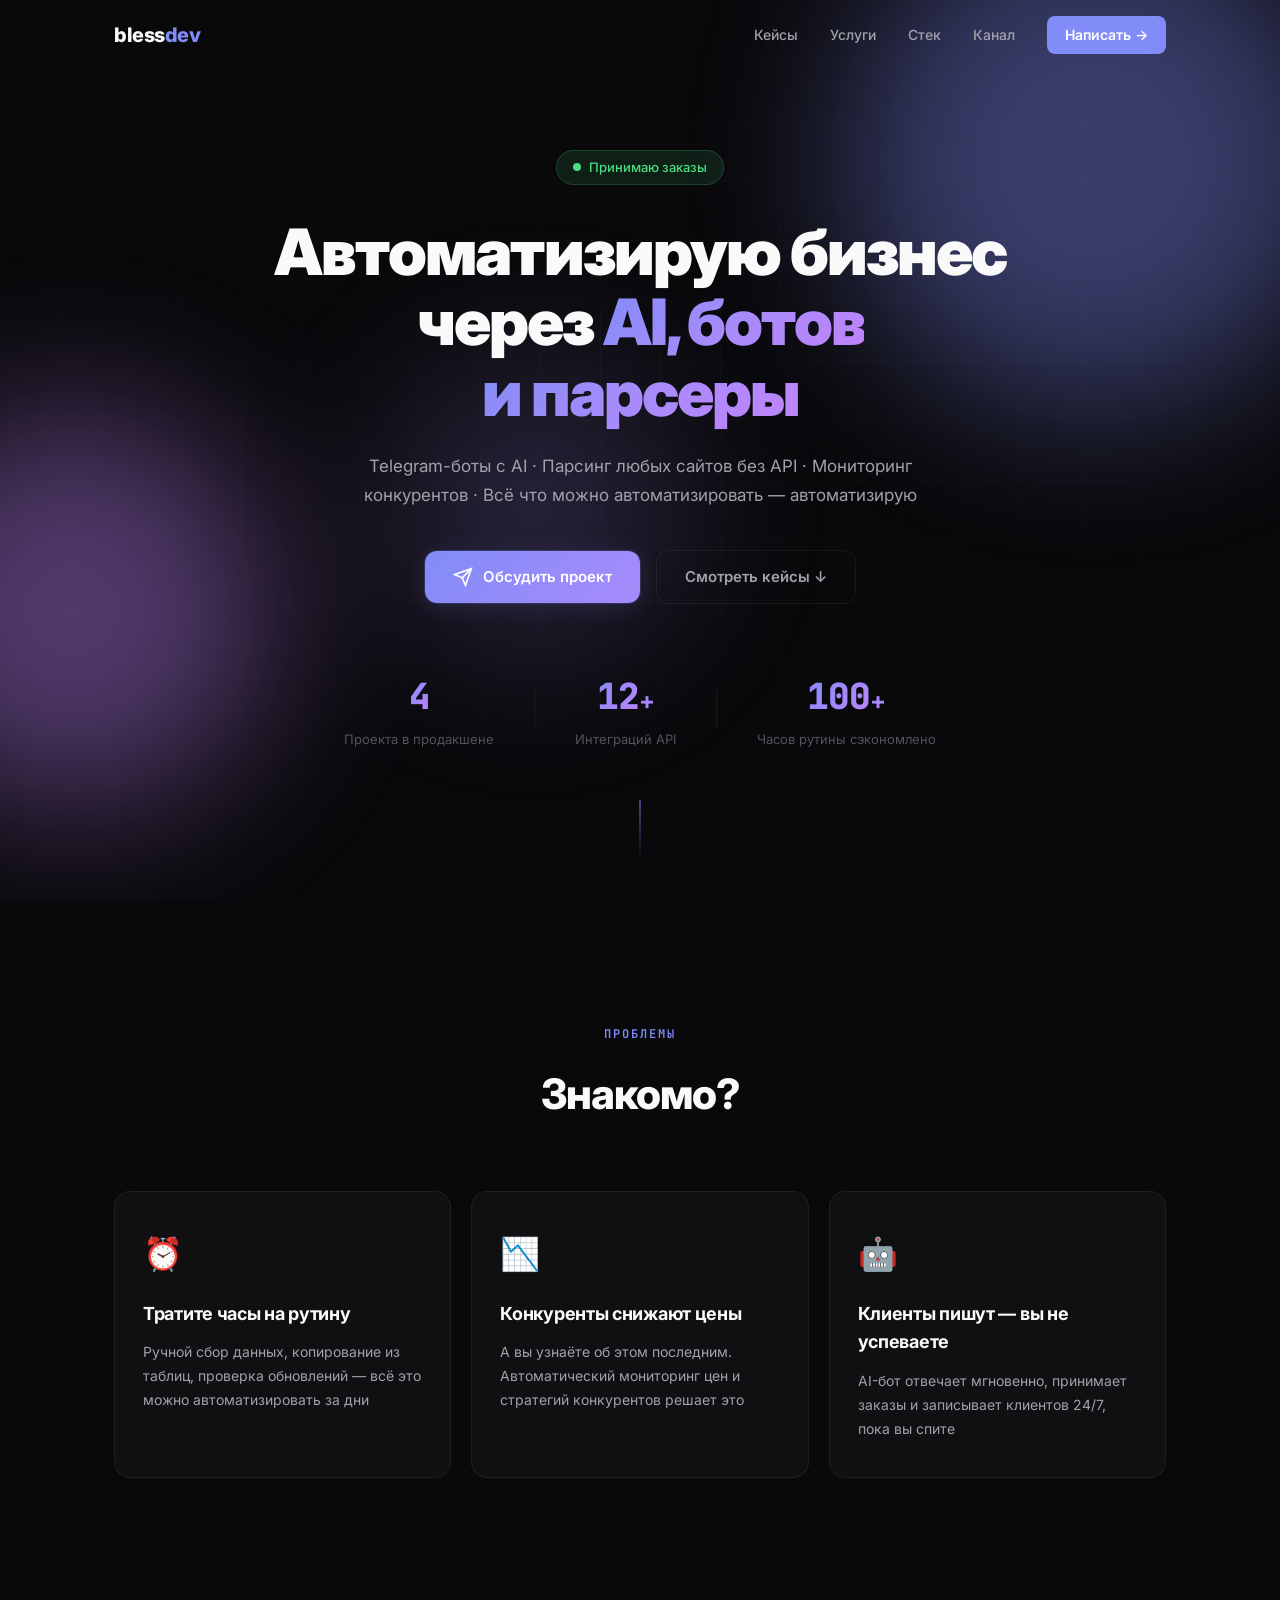
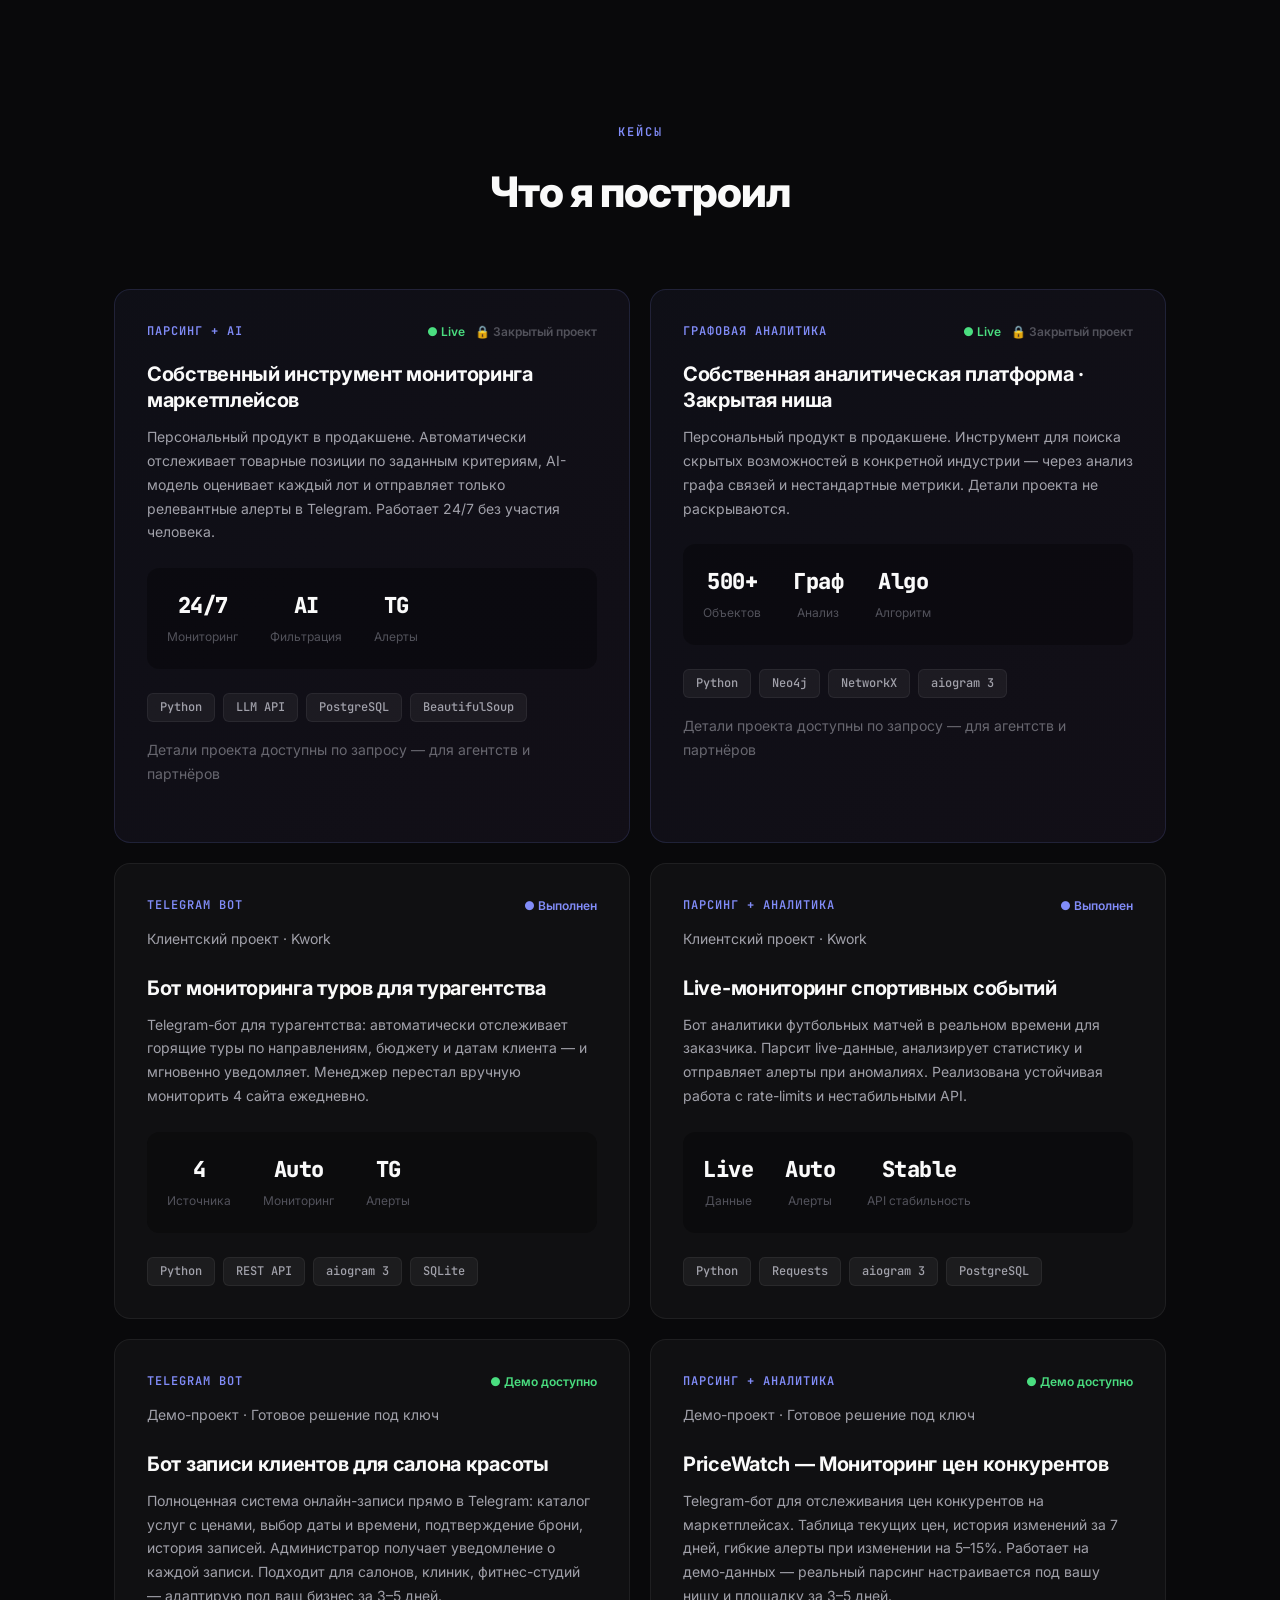
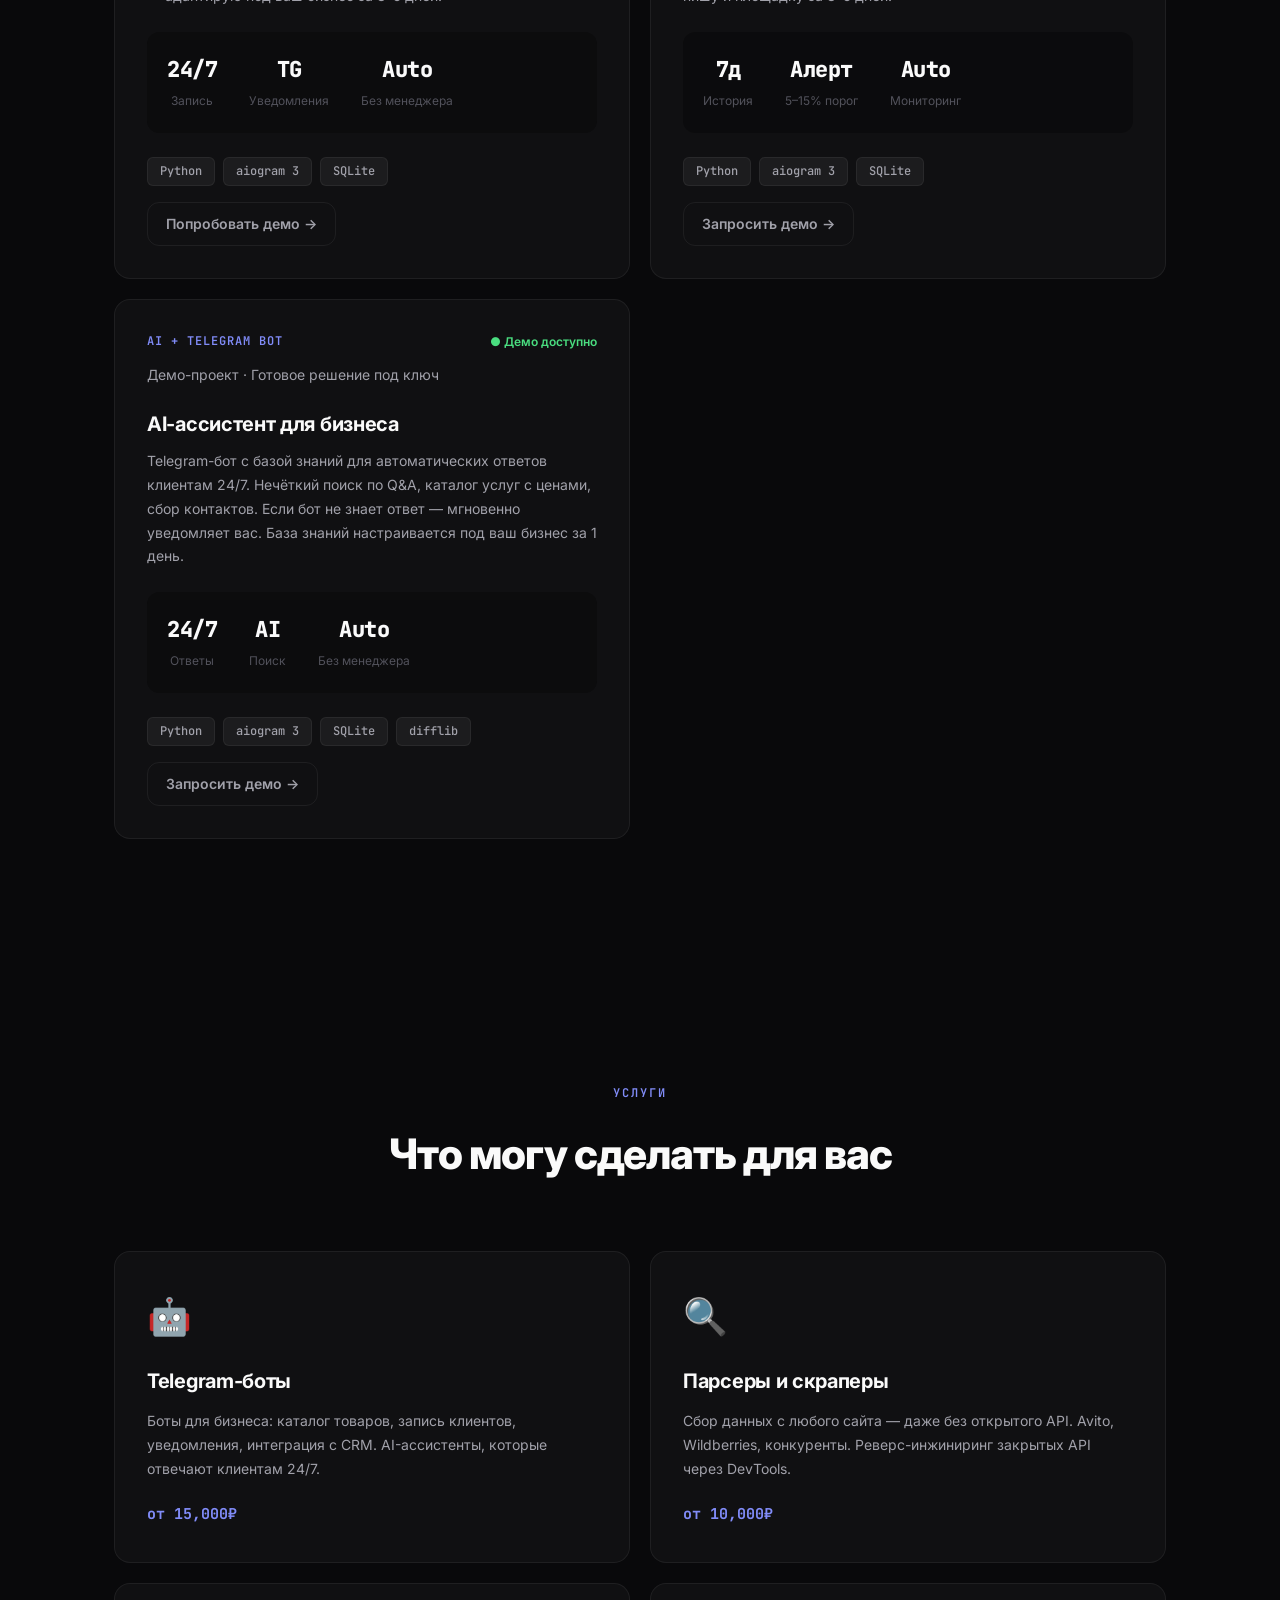
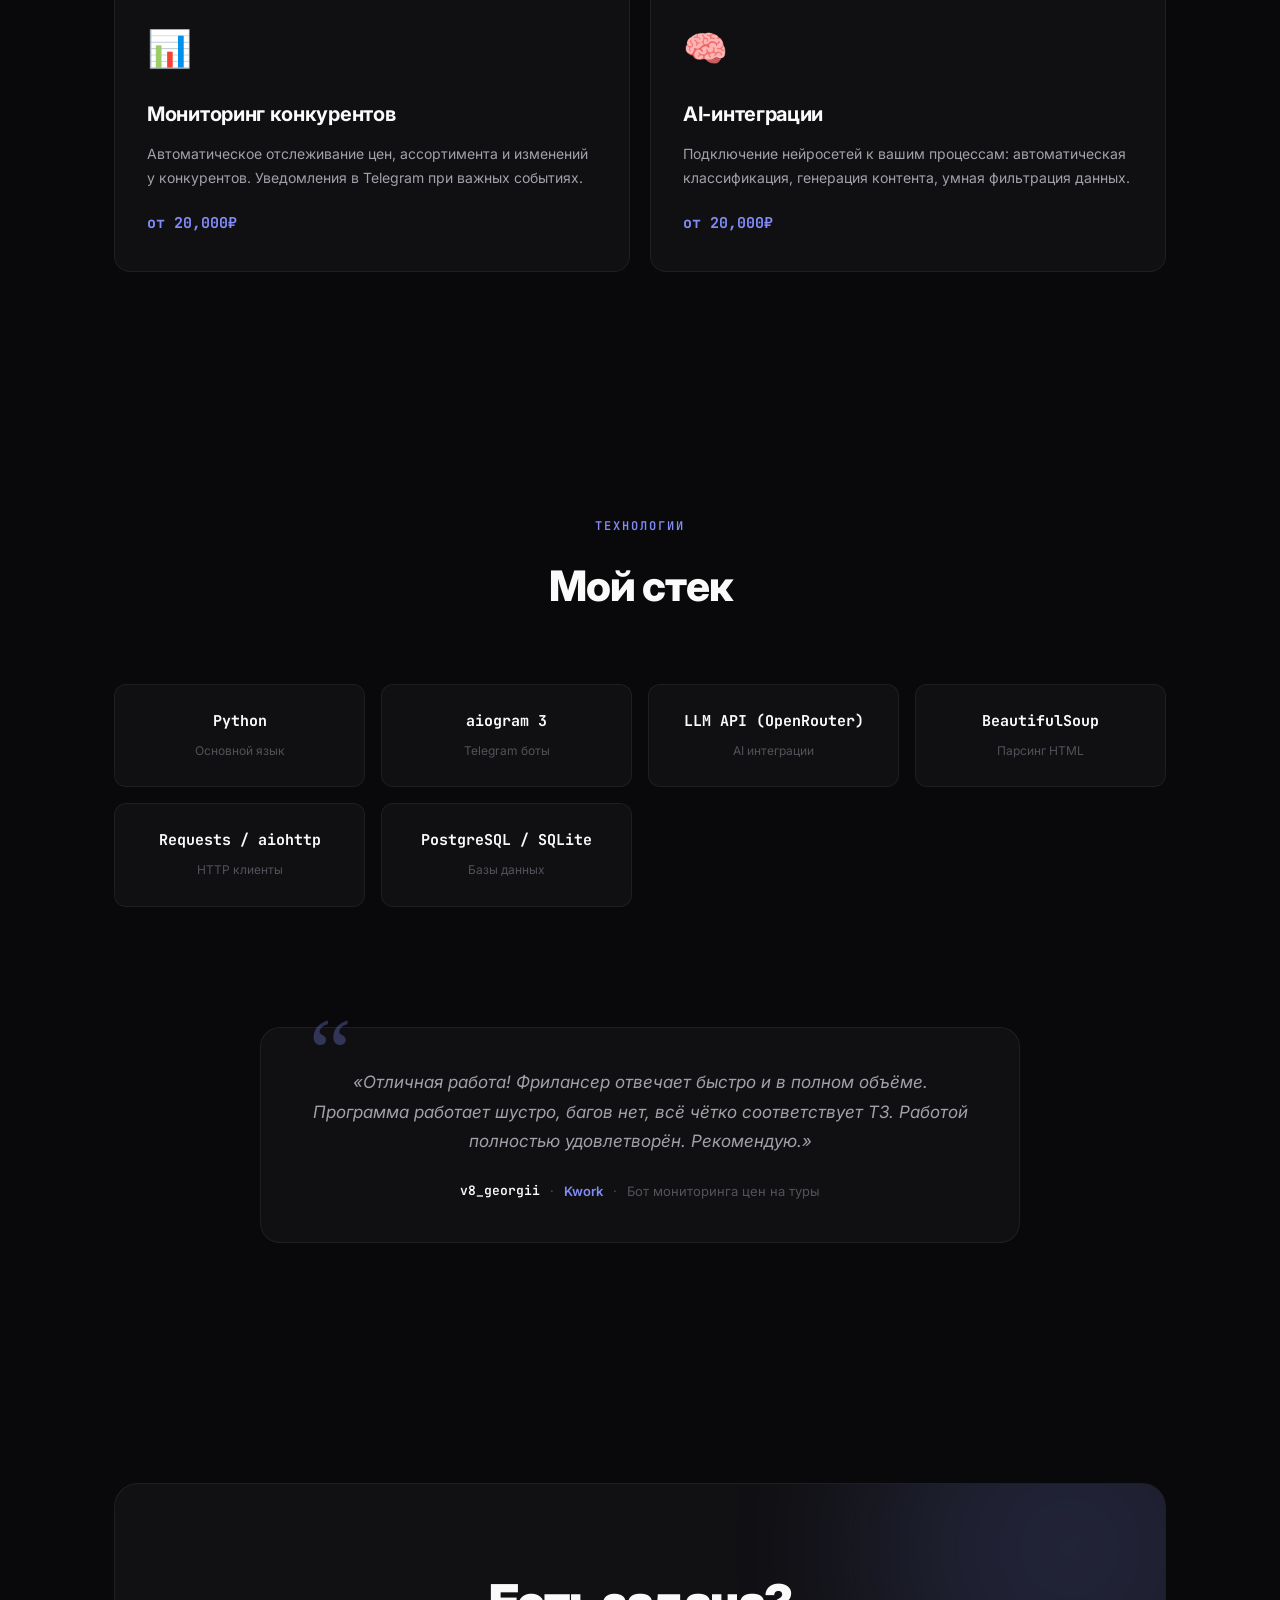
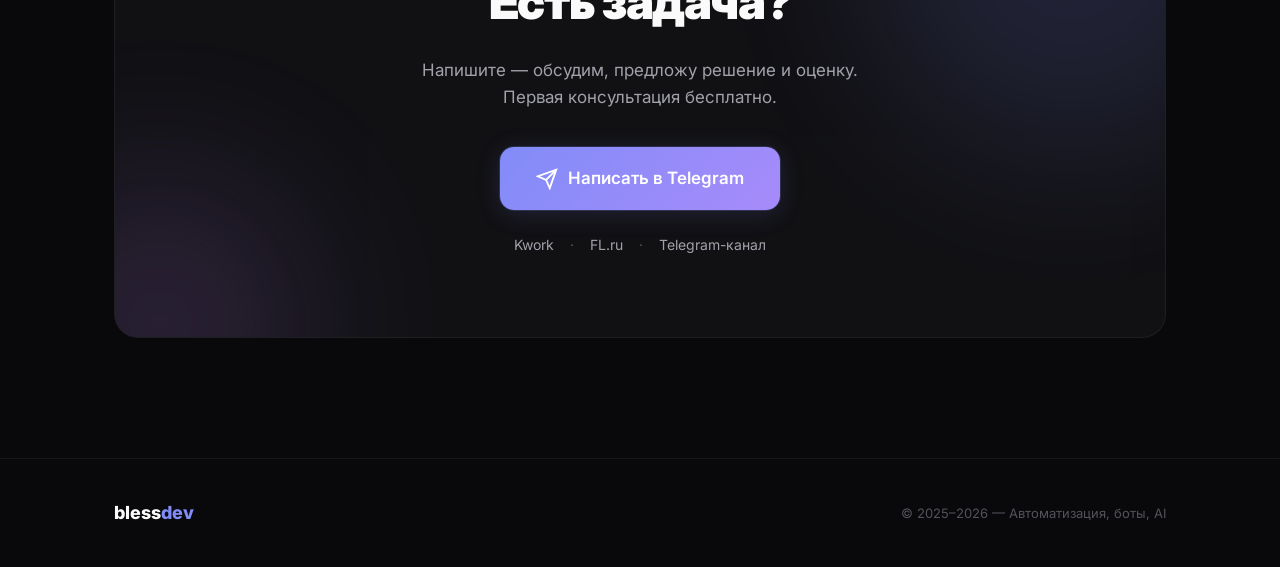
<file: index.html>
<!DOCTYPE html>
<html lang="ru">

<head>
    <meta charset="UTF-8">
    <meta name="viewport" content="width=device-width, initial-scale=1.0">
    <title>blessdev — Автоматизация бизнеса через AI, ботов и парсеры</title>
    <meta name="description"
        content="Разрабатываю Telegram-ботов, парсеры и AI-интеграции для бизнеса. Ваш конкурент уже автоматизировался — пора и вам.">

    <!-- Open Graph -->
    <meta property="og:title" content="blessdev — Автоматизация бизнеса через AI, ботов и парсеры">
    <meta property="og:description" content="Telegram-боты с AI · Парсинг любых сайтов · Мониторинг конкурентов. Всё что можно автоматизировать — автоматизирую.">
    <meta property="og:type" content="website">
    <meta property="og:locale" content="ru_RU">
    <!-- <meta property="og:image" content="https://yoursite.com/og-cover.png"> -->
    <!-- <meta property="og:url" content="https://yoursite.com"> -->

    <!-- Twitter Card -->
    <meta name="twitter:card" content="summary_large_image">
    <meta name="twitter:title" content="blessdev — Автоматизация бизнеса через AI">
    <meta name="twitter:description" content="Telegram-боты, парсеры, AI-интеграции для бизнеса.">

    <!-- Favicon — замени на свой файл -->
    <link rel="icon" type="image/svg+xml" href="data:image/svg+xml,<svg xmlns='http://www.w3.org/2000/svg' viewBox='0 0 100 100'><text y='.9em' font-size='90'>⚡</text></svg>">

    <link rel="preconnect" href="https://fonts.googleapis.com">
    <link rel="preconnect" href="https://fonts.gstatic.com" crossorigin>
    <link
        href="https://fonts.googleapis.com/css2?family=Inter:wght@400;500;600;700;800;900&family=JetBrains+Mono:wght@400;500&display=swap"
        rel="stylesheet">
    <link rel="stylesheet" href="style.css">
</head>

<body>
    <!-- Cursor glow -->
    <div class="cursor-glow" id="cursorGlow"></div>

    <!-- Nav overlay (mobile) -->
    <div class="nav-overlay" id="navOverlay"></div>

    <!-- Navigation -->
    <nav class="nav" id="nav">
        <div class="nav-container">
            <a href="#" class="nav-logo">bless<span>dev</span></a>
            <button class="burger" id="burger" aria-label="Меню">
                <span></span>
                <span></span>
                <span></span>
            </button>
            <div class="nav-links" id="navLinks">
                <a href="#cases">Кейсы</a>
                <a href="#services">Услуги</a>
                <a href="#stack">Стек</a>
                <a href="https://t.me/blessdev_channel" target="_blank">Канал</a>
                <a href="https://t.me/blessdev_off" target="_blank" class="nav-cta">Написать →</a>
            </div>
        </div>
    </nav>

    <!-- Hero -->
    <section class="hero" id="hero">
        <div class="hero-bg">
            <div class="grid-lines"></div>
            <div class="gradient-orb orb-1"></div>
            <div class="gradient-orb orb-2"></div>
            <div class="gradient-orb orb-3"></div>
        </div>
        <div class="hero-content">
            <div class="hero-badge">
                <span class="pulse"></span>
                Принимаю заказы
            </div>
            <h1>
                Автоматизирую бизнес<br>
                через <span class="gradient-text">AI, ботов</span><br>
                <span class="gradient-text">и парсеры</span>
            </h1>
            <p class="hero-sub">
                Telegram-боты с AI · Парсинг любых сайтов без API · Мониторинг конкурентов ·
                Всё что можно автоматизировать — автоматизирую
            </p>
            <div class="hero-actions">
                <a href="https://t.me/blessdev_off" target="_blank" class="btn btn-primary">
                    <svg width="20" height="20" viewBox="0 0 24 24" fill="none" stroke="currentColor" stroke-width="2">
                        <path d="M22 2L11 13" />
                        <path d="M22 2L15 22L11 13L2 9L22 2Z" />
                    </svg>
                    Обсудить проект
                </a>
                <a href="#cases" class="btn btn-ghost">Смотреть кейсы ↓</a>
            </div>
            <div class="hero-stats">
                <div class="stat">
                    <span class="stat-number" data-target="4">0</span>
                    <span class="stat-label">Проекта в продакшене</span>
                </div>
                <div class="stat-divider"></div>
                <div class="stat">
                    <span class="stat-number" data-target="12">0</span><span class="stat-suffix">+</span>
                    <span class="stat-label">Интеграций API</span>
                </div>
                <div class="stat-divider"></div>
                <div class="stat">
                    <span class="stat-number" data-target="100">0</span><span class="stat-suffix">+</span>
                    <span class="stat-label">Часов рутины сэкономлено</span>
                </div>
            </div>
        </div>
        <div class="scroll-indicator">
            <div class="scroll-line"></div>
        </div>
    </section>

    <!-- Problems -->
    <section class="problems" id="problems">
        <div class="container">
            <div class="section-header">
                <span class="section-tag">Проблемы</span>
                <h2>Знакомо?</h2>
            </div>
            <div class="problems-grid">
                <div class="problem-card" data-delay="0">
                    <div class="problem-icon">⏰</div>
                    <h3>Тратите часы на рутину</h3>
                    <p>Ручной сбор данных, копирование из таблиц, проверка обновлений — всё это можно автоматизировать
                        за дни</p>
                </div>
                <div class="problem-card" data-delay="100">
                    <div class="problem-icon">📉</div>
                    <h3>Конкуренты снижают цены</h3>
                    <p>А вы узнаёте об этом последним. Автоматический мониторинг цен и стратегий конкурентов решает это
                    </p>
                </div>
                <div class="problem-card" data-delay="200">
                    <div class="problem-icon">🤖</div>
                    <h3>Клиенты пишут — вы не успеваете</h3>
                    <p>AI-бот отвечает мгновенно, принимает заказы и записывает клиентов 24/7, пока вы спите</p>
                </div>
            </div>
        </div>
    </section>

    <!-- Cases -->
    <section class="cases" id="cases">
        <div class="container">
            <div class="section-header">
                <span class="section-tag">Кейсы</span>
                <h2>Что я построил</h2>
            </div>
            <div class="cases-grid">

                <!-- Case 1 -->
                <div class="case-card featured">
                    <div class="case-header">
                        <span class="case-tag">ПАРСИНГ + AI</span>
                        <div class="case-badges">
                            <span class="case-status live">● Live</span>
                            <span class="case-status locked">🔒 Закрытый проект</span>
                        </div>
                    </div>
                    <h3>Собственный инструмент мониторинга маркетплейсов</h3>
                    <p>Персональный продукт в продакшене. Автоматически отслеживает товарные позиции по заданным критериям, AI-модель оценивает каждый лот и отправляет только релевантные алерты в Telegram. Работает 24/7 без участия человека.</p>
                    <div class="case-metrics">
                        <div class="metric">
                            <span class="metric-value">24/7</span>
                            <span class="metric-label">Мониторинг</span>
                        </div>
                        <div class="metric">
                            <span class="metric-value">AI</span>
                            <span class="metric-label">Фильтрация</span>
                        </div>
                        <div class="metric">
                            <span class="metric-value">TG</span>
                            <span class="metric-label">Алерты</span>
                        </div>
                    </div>
                    <div class="case-stack">
                        <span>Python</span>
                        <span>LLM API</span>
                        <span>PostgreSQL</span>
                        <span>BeautifulSoup</span>
                    </div>
                    <p class="case-private-note">Детали проекта доступны по запросу — для агентств и партнёров</p>
                </div>

                <!-- Case 2 -->
                <div class="case-card featured">
                    <div class="case-header">
                        <span class="case-tag">ГРАФОВАЯ АНАЛИТИКА</span>
                        <div class="case-badges">
                            <span class="case-status live">● Live</span>
                            <span class="case-status locked">🔒 Закрытый проект</span>
                        </div>
                    </div>
                    <h3>Собственная аналитическая платформа · Закрытая ниша</h3>
                    <p>Персональный продукт в продакшене. Инструмент для поиска скрытых возможностей в конкретной индустрии — через анализ графа связей и нестандартные метрики. Детали проекта не раскрываются.</p>
                    <div class="case-metrics">
                        <div class="metric">
                            <span class="metric-value">500+</span>
                            <span class="metric-label">Объектов</span>
                        </div>
                        <div class="metric">
                            <span class="metric-value">Граф</span>
                            <span class="metric-label">Анализ</span>
                        </div>
                        <div class="metric">
                            <span class="metric-value">Algo</span>
                            <span class="metric-label">Алгоритм</span>
                        </div>
                    </div>
                    <div class="case-stack">
                        <span>Python</span>
                        <span>Neo4j</span>
                        <span>NetworkX</span>
                        <span>aiogram 3</span>
                    </div>
                    <p class="case-private-note">Детали проекта доступны по запросу — для агентств и партнёров</p>
                </div>

                <!-- Case 3 -->
                <div class="case-card">
                    <div class="case-header">
                        <span class="case-tag">TELEGRAM BOT</span>
                        <span class="case-status done">● Выполнен</span>
                    </div>
                    <p class="case-client">Клиентский проект · Kwork</p>
                    <h3>Бот мониторинга туров для турагентства</h3>
                    <p>Telegram-бот для турагентства: автоматически отслеживает горящие туры по направлениям, бюджету и датам клиента — и мгновенно уведомляет. Менеджер перестал вручную мониторить 4 сайта ежедневно.</p>
                    <div class="case-metrics">
                        <div class="metric">
                            <span class="metric-value">4</span>
                            <span class="metric-label">Источника</span>
                        </div>
                        <div class="metric">
                            <span class="metric-value">Auto</span>
                            <span class="metric-label">Мониторинг</span>
                        </div>
                        <div class="metric">
                            <span class="metric-value">TG</span>
                            <span class="metric-label">Алерты</span>
                        </div>
                    </div>
                    <div class="case-stack">
                        <span>Python</span>
                        <span>REST API</span>
                        <span>aiogram 3</span>
                        <span>SQLite</span>
                    </div>
                </div>

                <!-- Case 4 -->
                <div class="case-card">
                    <div class="case-header">
                        <span class="case-tag">ПАРСИНГ + АНАЛИТИКА</span>
                        <span class="case-status done">● Выполнен</span>
                    </div>
                    <p class="case-client">Клиентский проект · Kwork</p>
                    <h3>Live-мониторинг спортивных событий</h3>
                    <p>Бот аналитики футбольных матчей в реальном времени для заказчика. Парсит live-данные, анализирует статистику и отправляет алерты при аномалиях. Реализована устойчивая работа с rate-limits и нестабильными API.</p>
                    <div class="case-metrics">
                        <div class="metric">
                            <span class="metric-value">Live</span>
                            <span class="metric-label">Данные</span>
                        </div>
                        <div class="metric">
                            <span class="metric-value">Auto</span>
                            <span class="metric-label">Алерты</span>
                        </div>
                        <div class="metric">
                            <span class="metric-value">Stable</span>
                            <span class="metric-label">API стабильность</span>
                        </div>
                    </div>
                    <div class="case-stack">
                        <span>Python</span>
                        <span>Requests</span>
                        <span>aiogram 3</span>
                        <span>PostgreSQL</span>
                    </div>
                </div>

                <!-- Case 5 — Demo -->
                <div class="case-card">
                    <div class="case-header">
                        <span class="case-tag">TELEGRAM BOT</span>
                        <span class="case-status live">● Демо доступно</span>
                    </div>
                    <p class="case-client">Демо-проект · Готовое решение под ключ</p>
                    <h3>Бот записи клиентов для салона красоты</h3>
                    <p>Полноценная система онлайн-записи прямо в Telegram: каталог услуг с ценами, выбор даты и времени, подтверждение брони, история записей. Администратор получает уведомление о каждой записи. Подходит для салонов, клиник, фитнес-студий — адаптирую под ваш бизнес за 3–5 дней.</p>
                    <div class="case-metrics">
                        <div class="metric">
                            <span class="metric-value">24/7</span>
                            <span class="metric-label">Запись</span>
                        </div>
                        <div class="metric">
                            <span class="metric-value">TG</span>
                            <span class="metric-label">Уведомления</span>
                        </div>
                        <div class="metric">
                            <span class="metric-value">Auto</span>
                            <span class="metric-label">Без менеджера</span>
                        </div>
                    </div>
                    <div class="case-stack">
                        <span>Python</span>
                        <span>aiogram 3</span>
                        <span>SQLite</span>
                    </div>
                    <a href="https://t.me/salon_krasotulek_bot" target="_blank" class="btn btn-ghost btn-demo">Попробовать демо →</a>
                </div>

                <!-- Case 6 — PriceWatch -->
                <div class="case-card">
                    <div class="case-header">
                        <span class="case-tag">ПАРСИНГ + АНАЛИТИКА</span>
                        <span class="case-status live">● Демо доступно</span>
                    </div>
                    <p class="case-client">Демо-проект · Готовое решение под ключ</p>
                    <h3>PriceWatch — Мониторинг цен конкурентов</h3>
                    <p>Telegram-бот для отслеживания цен конкурентов на маркетплейсах. Таблица текущих цен, история изменений за 7 дней, гибкие алерты при изменении на 5–15%. Работает на демо-данных — реальный парсинг настраивается под вашу нишу и площадку за 3–5 дней.</p>
                    <div class="case-metrics">
                        <div class="metric">
                            <span class="metric-value">7д</span>
                            <span class="metric-label">История</span>
                        </div>
                        <div class="metric">
                            <span class="metric-value">Алерт</span>
                            <span class="metric-label">5–15% порог</span>
                        </div>
                        <div class="metric">
                            <span class="metric-value">Auto</span>
                            <span class="metric-label">Мониторинг</span>
                        </div>
                    </div>
                    <div class="case-stack">
                        <span>Python</span>
                        <span>aiogram 3</span>
                        <span>SQLite</span>
                    </div>
                    <a href="https://t.me/blessdev_off" target="_blank" class="btn btn-ghost btn-demo">Запросить демо →</a>
                </div>

                <!-- Case 7 — AI-ассистент -->
                <div class="case-card">
                    <div class="case-header">
                        <span class="case-tag">AI + TELEGRAM BOT</span>
                        <span class="case-status live">● Демо доступно</span>
                    </div>
                    <p class="case-client">Демо-проект · Готовое решение под ключ</p>
                    <h3>AI-ассистент для бизнеса</h3>
                    <p>Telegram-бот с базой знаний для автоматических ответов клиентам 24/7. Нечёткий поиск по Q&A, каталог услуг с ценами, сбор контактов. Если бот не знает ответ — мгновенно уведомляет вас. База знаний настраивается под ваш бизнес за 1 день.</p>
                    <div class="case-metrics">
                        <div class="metric">
                            <span class="metric-value">24/7</span>
                            <span class="metric-label">Ответы</span>
                        </div>
                        <div class="metric">
                            <span class="metric-value">AI</span>
                            <span class="metric-label">Поиск</span>
                        </div>
                        <div class="metric">
                            <span class="metric-value">Auto</span>
                            <span class="metric-label">Без менеджера</span>
                        </div>
                    </div>
                    <div class="case-stack">
                        <span>Python</span>
                        <span>aiogram 3</span>
                        <span>SQLite</span>
                        <span>difflib</span>
                    </div>
                    <a href="https://t.me/blessdev_off" target="_blank" class="btn btn-ghost btn-demo">Запросить демо →</a>
                </div>

            </div>
        </div>
    </section>

    <!-- Services -->
    <section class="services" id="services">
        <div class="container">
            <div class="section-header">
                <span class="section-tag">Услуги</span>
                <h2>Что могу сделать для вас</h2>
            </div>
            <div class="services-grid">
                <div class="service-card">
                    <div class="service-icon">🤖</div>
                    <h3>Telegram-боты</h3>
                    <p>Боты для бизнеса: каталог товаров, запись клиентов, уведомления, интеграция с CRM. AI-ассистенты,
                        которые отвечают клиентам 24/7.</p>
                    <span class="service-price">от 15,000₽</span>
                </div>
                <div class="service-card">
                    <div class="service-icon">🔍</div>
                    <h3>Парсеры и скраперы</h3>
                    <p>Сбор данных с любого сайта — даже без открытого API. Avito, Wildberries, конкуренты.
                        Реверс-инжиниринг закрытых API через DevTools.</p>
                    <span class="service-price">от 10,000₽</span>
                </div>
                <div class="service-card">
                    <div class="service-icon">📊</div>
                    <h3>Мониторинг конкурентов</h3>
                    <p>Автоматическое отслеживание цен, ассортимента и изменений у конкурентов. Уведомления в Telegram
                        при важных событиях.</p>
                    <span class="service-price">от 20,000₽</span>
                </div>
                <div class="service-card">
                    <div class="service-icon">🧠</div>
                    <h3>AI-интеграции</h3>
                    <p>Подключение нейросетей к вашим процессам: автоматическая классификация, генерация контента, умная
                        фильтрация данных.</p>
                    <span class="service-price">от 20,000₽</span>
                </div>
            </div>
        </div>
    </section>

    <!-- Stack -->
    <section class="stack" id="stack">
        <div class="container">
            <div class="section-header">
                <span class="section-tag">Технологии</span>
                <h2>Мой стек</h2>
            </div>
            <div class="stack-grid">
                <div class="stack-item">
                    <span class="stack-name">Python</span>
                    <span class="stack-desc">Основной язык</span>
                </div>
                <div class="stack-item">
                    <span class="stack-name">aiogram 3</span>
                    <span class="stack-desc">Telegram боты</span>
                </div>
                <div class="stack-item">
                    <span class="stack-name">LLM API (OpenRouter)</span>
                    <span class="stack-desc">AI интеграции</span>
                </div>
                <div class="stack-item">
                    <span class="stack-name">BeautifulSoup</span>
                    <span class="stack-desc">Парсинг HTML</span>
                </div>
                <div class="stack-item">
                    <span class="stack-name">Requests / aiohttp</span>
                    <span class="stack-desc">HTTP клиенты</span>
                </div>
                <div class="stack-item">
                    <span class="stack-name">PostgreSQL / SQLite</span>
                    <span class="stack-desc">Базы данных</span>
                </div>
                <div class="stack-item">
                    <span class="stack-name">Neo4j / NetworkX</span>
                    <span class="stack-desc">Графовая аналитика</span>
                </div>
                <div class="stack-item">
                    <span class="stack-name">SQLAlchemy</span>
                    <span class="stack-desc">ORM</span>
                </div>
            </div>
        </div>
    </section>

    <!-- Testimonial -->
    <section class="testimonial">
        <div class="container">
            <div class="testimonial-card">
                <div class="testimonial-quote">«Отличная работа! Фрилансер отвечает быстро и в полном объёме. Программа работает шустро, багов нет, всё чётко соответствует ТЗ. Работой полностью удовлетворён. Рекомендую.»</div>
                <div class="testimonial-meta">
                    <span class="testimonial-author">v8_georgii</span>
                    <span class="testimonial-dot">·</span>
                    <span class="testimonial-source">Kwork</span>
                    <span class="testimonial-dot">·</span>
                    <span class="testimonial-project">Бот мониторинга цен на туры</span>
                </div>
            </div>
        </div>
    </section>

    <!-- CTA -->
    <section class="cta" id="cta">
        <div class="container">
            <div class="cta-card">
                <div class="cta-bg">
                    <div class="gradient-orb orb-cta-1"></div>
                    <div class="gradient-orb orb-cta-2"></div>
                </div>
                <div class="cta-content">
                    <h2>Есть задача?</h2>
                    <p>Напишите — обсудим, предложу решение и оценку. Первая консультация бесплатно.</p>
                    <a href="https://t.me/blessdev_off" target="_blank" class="btn btn-primary btn-lg">
                        <svg width="22" height="22" viewBox="0 0 24 24" fill="none" stroke="currentColor"
                            stroke-width="2">
                            <path d="M22 2L11 13" />
                            <path d="M22 2L15 22L11 13L2 9L22 2Z" />
                        </svg>
                        Написать в Telegram
                    </a>
                    <div class="cta-links">
                        <a href="https://kwork.ru/user/bless_deniss" target="_blank">Kwork</a>
                        <span>·</span>
                        <a href="https://www.fl.ru/users/denisrypalov/portfolio/" target="_blank">FL.ru</a>
                        <span>·</span>
                        <a href="https://t.me/blessdev_channel" target="_blank">Telegram-канал</a>
                    </div>
                </div>
            </div>
        </div>
    </section>

    <!-- Footer -->
    <footer class="footer">
        <div class="container">
            <div class="footer-content">
                <span class="footer-logo">bless<span>dev</span></span>
                <span class="footer-copy">© 2025–2026 — Автоматизация, боты, AI</span>
            </div>
        </div>
    </footer>

    <script src="script.js"></script>
</body>

</html>
</file>
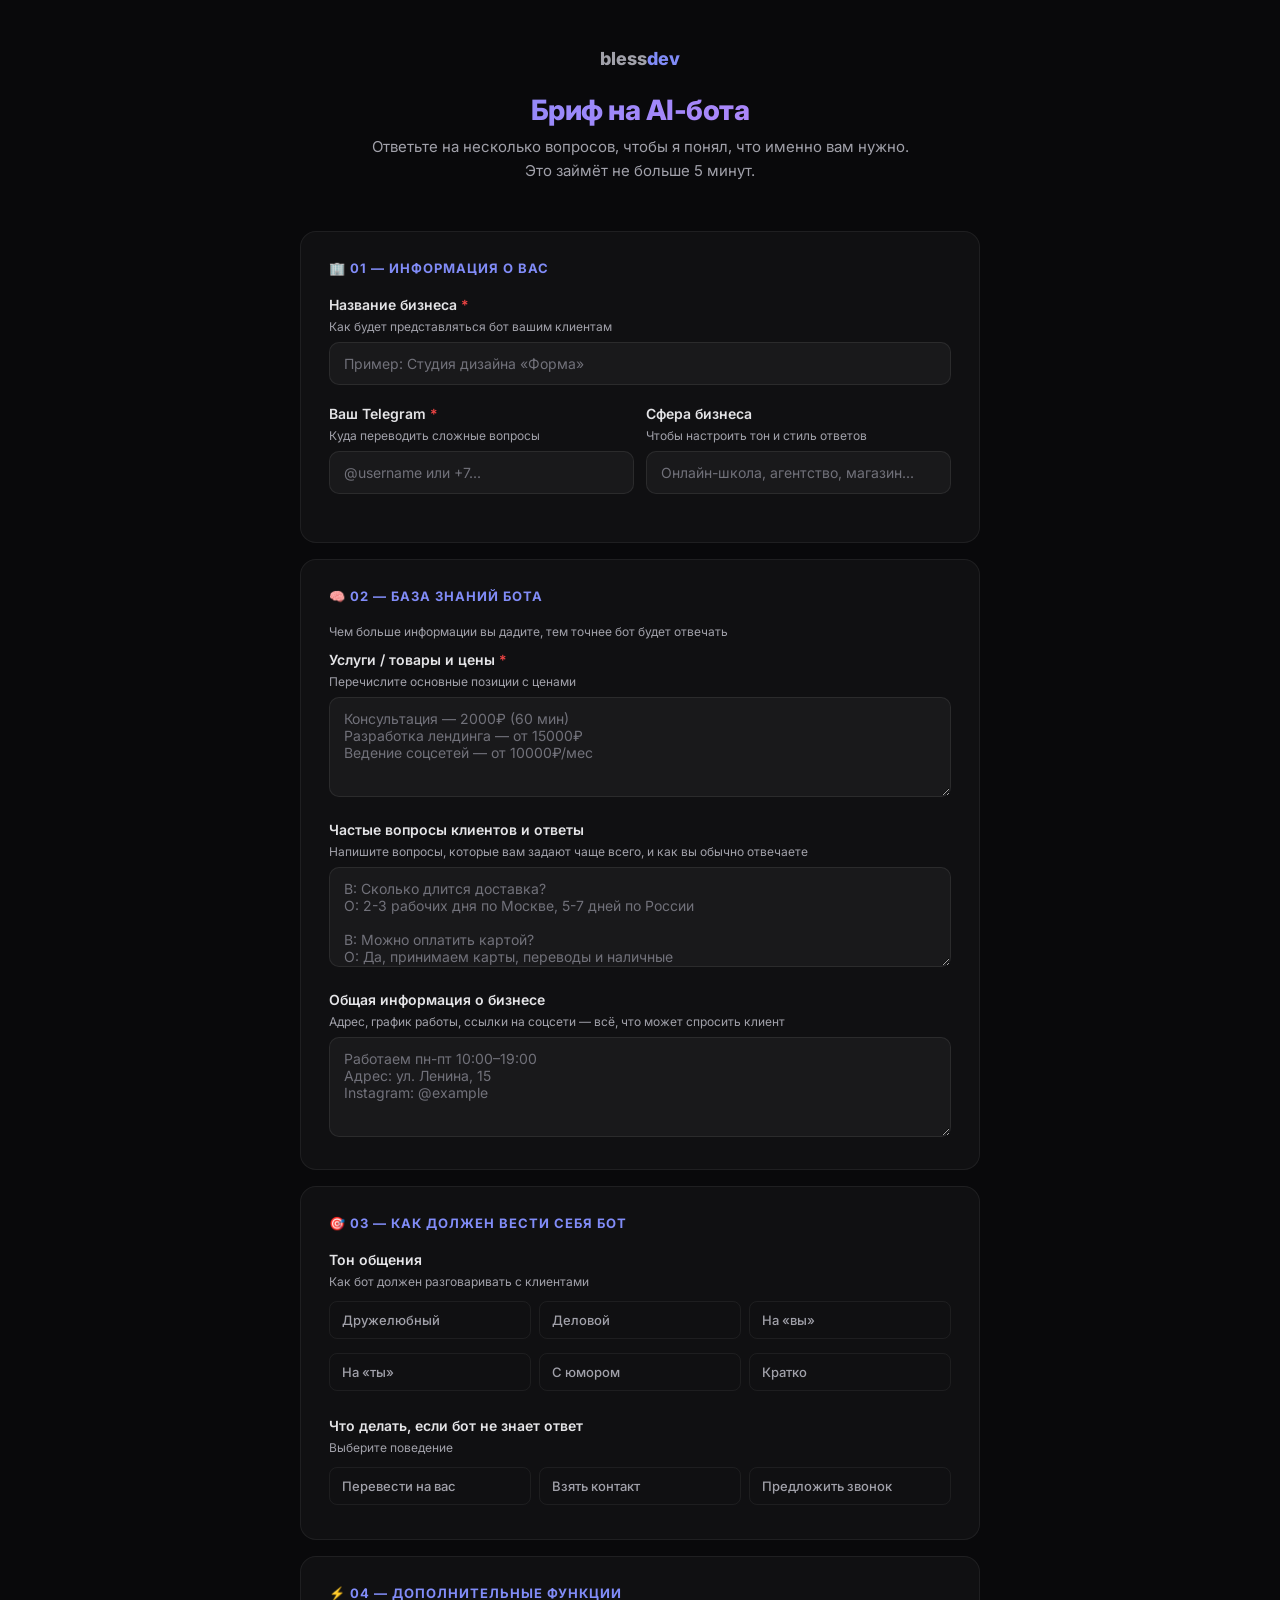
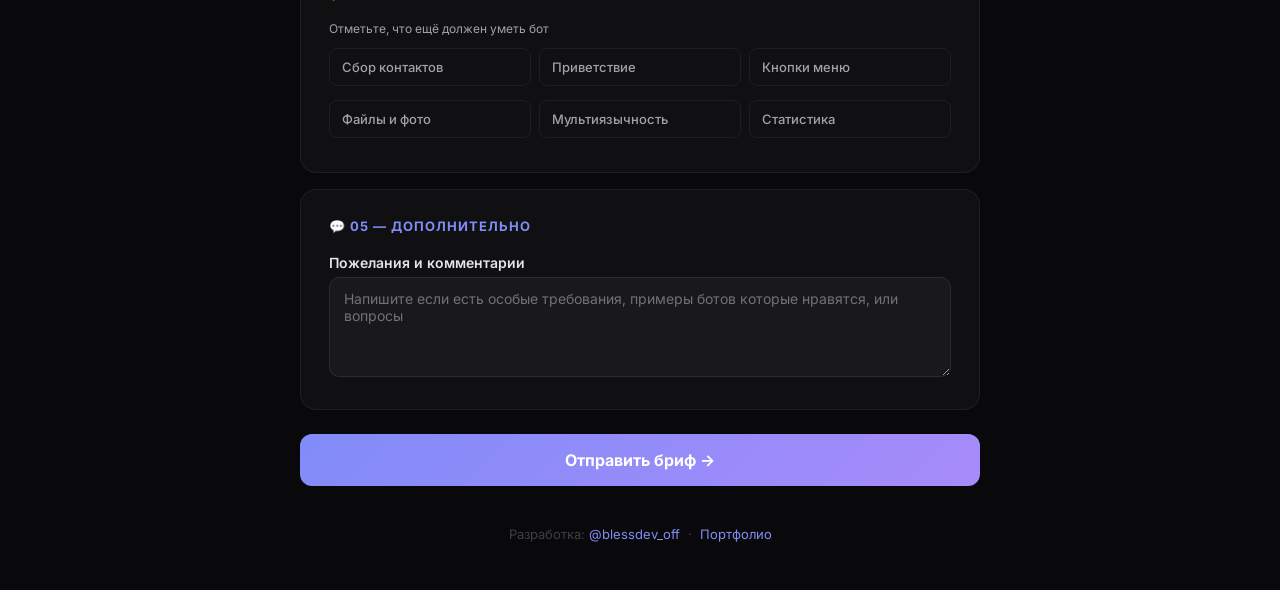
<file: demo/ai_bot/brief.html>
<!DOCTYPE html>
<html lang="ru">

<head>
    <meta charset="UTF-8">
    <meta name="viewport" content="width=device-width, initial-scale=1.0">
    <title>Бриф — AI-бот для Telegram | blessdev</title>
    <link href="https://fonts.googleapis.com/css2?family=Inter:wght@400;500;600;700;800&display=swap" rel="stylesheet">
    <style>
        *,
        *::before,
        *::after {
            margin: 0;
            padding: 0;
            box-sizing: border-box;
        }

        body {
            font-family: 'Inter', sans-serif;
            background: #09090b;
            color: #fafafa;
            min-height: 100vh;
            padding: 48px 24px;
        }

        .container {
            max-width: 680px;
            margin: 0 auto;
        }

        .header {
            text-align: center;
            margin-bottom: 48px;
        }

        .logo {
            font-size: 18px;
            font-weight: 800;
            margin-bottom: 24px;
            color: #a1a1aa;
        }

        .logo span {
            color: #818cf8;
        }

        .header h1 {
            font-size: 28px;
            font-weight: 800;
            letter-spacing: -0.5px;
            margin-bottom: 8px;
            background: linear-gradient(135deg, #818cf8, #c084fc);
            -webkit-background-clip: text;
            background-clip: text;
            -webkit-text-fill-color: transparent;
            color: transparent;
        }

        .header p {
            font-size: 15px;
            color: #a1a1aa;
            line-height: 1.6;
        }

        .section {
            background: rgba(255, 255, 255, 0.03);
            border: 1px solid rgba(255, 255, 255, 0.06);
            border-radius: 16px;
            padding: 28px;
            margin-bottom: 16px;
        }

        .section-title {
            font-size: 13px;
            font-weight: 700;
            text-transform: uppercase;
            letter-spacing: 1px;
            color: #818cf8;
            margin-bottom: 20px;
            display: flex;
            align-items: center;
            gap: 8px;
        }

        .field {
            margin-bottom: 20px;
        }

        .field:last-child {
            margin-bottom: 0;
        }

        label {
            display: block;
            font-size: 14px;
            font-weight: 600;
            color: #e4e4e7;
            margin-bottom: 6px;
        }

        .hint {
            font-size: 12px;
            color: #a1a1aa;
            margin-bottom: 8px;
            font-weight: 400;
        }

        input[type="text"],
        textarea,
        select {
            width: 100%;
            background: rgba(255, 255, 255, 0.04);
            border: 1px solid rgba(255, 255, 255, 0.08);
            border-radius: 10px;
            padding: 12px 14px;
            font-size: 14px;
            color: #fafafa;
            font-family: 'Inter', sans-serif;
            outline: none;
            transition: border-color 0.2s;
        }

        input:focus,
        textarea:focus,
        select:focus {
            border-color: rgba(129, 140, 248, 0.5);
        }

        select option {
            background: #18181b;
            color: #fafafa;
        }

        input::placeholder,
        textarea::placeholder {
            color: #71717a;
        }

        textarea {
            resize: vertical;
            min-height: 100px;
        }

        .checkbox-grid {
            display: grid;
            grid-template-columns: repeat(3, 1fr);
            gap: 8px;
        }

        .checkbox-label {
            display: flex;
            align-items: center;
            gap: 8px;
            padding: 10px 12px;
            border-radius: 8px;
            border: 1px solid rgba(255, 255, 255, 0.06);
            cursor: pointer;
            font-size: 13px;
            font-weight: 500;
            color: #a1a1aa;
            transition: all 0.2s;
        }

        .checkbox-label input[type="checkbox"] {
            display: none;
        }

        .checkbox-label.checked {
            background: rgba(129, 140, 248, 0.1);
            border-color: rgba(129, 140, 248, 0.3);
            color: #818cf8;
        }

        .row {
            display: grid;
            grid-template-columns: 1fr 1fr;
            gap: 12px;
        }

        .submit-btn {
            width: 100%;
            padding: 16px;
            background: linear-gradient(135deg, #818cf8, #a78bfa);
            border: none;
            border-radius: 12px;
            font-size: 16px;
            font-weight: 700;
            color: white;
            cursor: pointer;
            margin-top: 8px;
            transition: opacity 0.2s;
            font-family: 'Inter', sans-serif;
        }

        .submit-btn:hover {
            opacity: 0.9;
        }

        .success-msg {
            display: none;
            text-align: center;
            padding: 32px;
            background: rgba(74, 222, 128, 0.05);
            border: 1px solid rgba(74, 222, 128, 0.2);
            border-radius: 16px;
            margin-top: 16px;
        }

        .success-msg h3 {
            color: #4ade80;
            font-size: 20px;
            margin-bottom: 8px;
        }

        .success-msg p {
            color: #a1a1aa;
            font-size: 14px;
            margin-bottom: 8px;
        }

        .success-hint {
            margin-top: 16px;
            padding: 12px 16px;
            background: rgba(129, 140, 248, 0.08);
            border: 1px dashed rgba(129, 140, 248, 0.3);
            border-radius: 10px;
            font-size: 13px;
            color: #818cf8;
            line-height: 1.5;
        }

        .print-btn {
            display: inline-flex;
            align-items: center;
            gap: 6px;
            margin-top: 16px;
            padding: 10px 20px;
            border-radius: 8px;
            background: rgba(129, 140, 248, 0.1);
            border: 1px solid rgba(129, 140, 248, 0.25);
            color: #818cf8;
            font-size: 13px;
            font-weight: 600;
            cursor: pointer;
            transition: background 0.2s;
            font-family: 'Inter', sans-serif;
        }

        .print-btn:hover {
            background: rgba(129, 140, 248, 0.2);
        }

        .footer {
            text-align: center;
            margin-top: 40px;
            font-size: 13px;
            color: #3f3f46;
        }

        .footer a {
            color: #818cf8;
            text-decoration: none;
        }

        @media print {
            body { background: white; color: black; padding: 24px; }
            .section { border: 1px solid #ddd; background: white; }
            .submit-btn, .footer, .print-btn { display: none; }
            input, textarea { border: 1px solid #ddd; color: black; background: #f9f9f9; }
            .success-msg { background: white; border: 1px solid #ddd; }
            .success-msg h3 { color: #16a34a; }
            .success-msg p { color: #3f3f46; }
            .success-hint { background: #f4f4f5; border: 1px dashed #a1a1aa; color: #52525b; }
        }

        @media (max-width: 640px) {
            .row { grid-template-columns: 1fr; }
            .checkbox-grid { grid-template-columns: repeat(2, 1fr); }
        }
    </style>
</head>

<body>
    <div class="container">
        <div class="header">
            <div class="logo">bless<span>dev</span></div>
            <h1>Бриф на AI-бота</h1>
            <p>Ответьте на несколько вопросов, чтобы я понял, что именно вам нужно.<br>Это займёт не больше 5 минут.</p>
        </div>

        <form id="briefForm">

            <!-- 1. Инфо о бизнесе -->
            <div class="section">
                <div class="section-title">🏢 01 — Информация о вас</div>

                <div class="field">
                    <label for="company">Название бизнеса <span style="color: #ef4444">*</span></label>
                    <div class="hint">Как будет представляться бот вашим клиентам</div>
                    <input type="text" id="company" placeholder="Пример: Студия дизайна «Форма»">
                </div>

                <div class="row">
                    <div class="field">
                        <label for="telegram">Ваш Telegram <span style="color: #ef4444">*</span></label>
                        <div class="hint">Куда переводить сложные вопросы</div>
                        <input type="text" id="telegram" placeholder="@username или +7...">
                    </div>
                    <div class="field">
                        <label for="niche">Сфера бизнеса</label>
                        <div class="hint">Чтобы настроить тон и стиль ответов</div>
                        <input type="text" id="niche" placeholder="Онлайн-школа, агентство, магазин...">
                    </div>
                </div>
            </div>

            <!-- 2. База знаний -->
            <div class="section">
                <div class="section-title">🧠 02 — База знаний бота</div>
                <div class="hint" style="margin-bottom: 12px;">Чем больше информации вы дадите, тем точнее бот будет отвечать</div>

                <div class="field">
                    <label for="services">Услуги / товары и цены <span style="color: #ef4444">*</span></label>
                    <div class="hint">Перечислите основные позиции с ценами</div>
                    <textarea id="services" placeholder="Консультация — 2000₽ (60 мин)&#10;Разработка лендинга — от 15000₽&#10;Ведение соцсетей — от 10000₽/мес"></textarea>
                </div>

                <div class="field">
                    <label for="faq">Частые вопросы клиентов и ответы</label>
                    <div class="hint">Напишите вопросы, которые вам задают чаще всего, и как вы обычно отвечаете</div>
                    <textarea id="faq" placeholder="В: Сколько длится доставка?&#10;О: 2-3 рабочих дня по Москве, 5-7 дней по России&#10;&#10;В: Можно оплатить картой?&#10;О: Да, принимаем карты, переводы и наличные"></textarea>
                </div>

                <div class="field">
                    <label for="about">Общая информация о бизнесе</label>
                    <div class="hint">Адрес, график работы, ссылки на соцсети — всё, что может спросить клиент</div>
                    <textarea id="about" placeholder="Работаем пн-пт 10:00–19:00&#10;Адрес: ул. Ленина, 15&#10;Instagram: @example"></textarea>
                </div>
            </div>

            <!-- 3. Поведение бота -->
            <div class="section">
                <div class="section-title">🎯 03 — Как должен вести себя бот</div>

                <div class="field">
                    <label for="tone">Тон общения</label>
                    <div class="hint" style="margin-bottom: 12px;">Как бот должен разговаривать с клиентами</div>
                    <div class="checkbox-grid" id="toneGrid">
                        <label class="checkbox-label" onclick="toggleCheck(this, event)"><input type="checkbox" value="Дружелюбный"> Дружелюбный</label>
                        <label class="checkbox-label" onclick="toggleCheck(this, event)"><input type="checkbox" value="Деловой"> Деловой</label>
                        <label class="checkbox-label" onclick="toggleCheck(this, event)"><input type="checkbox" value="На «вы»"> На «вы»</label>
                        <label class="checkbox-label" onclick="toggleCheck(this, event)"><input type="checkbox" value="На «ты»"> На «ты»</label>
                        <label class="checkbox-label" onclick="toggleCheck(this, event)"><input type="checkbox" value="С юмором"> С юмором</label>
                        <label class="checkbox-label" onclick="toggleCheck(this, event)"><input type="checkbox" value="Минимализм"> Кратко</label>
                    </div>
                </div>

                <div class="field">
                    <label>Что делать, если бот не знает ответ</label>
                    <div class="hint" style="margin-bottom: 12px;">Выберите поведение</div>
                    <div class="checkbox-grid" id="fallbackGrid">
                        <label class="checkbox-label" onclick="toggleCheck(this, event)"><input type="checkbox" value="Перевести на менеджера"> Перевести на вас</label>
                        <label class="checkbox-label" onclick="toggleCheck(this, event)"><input type="checkbox" value="Попросить оставить контакт"> Взять контакт</label>
                        <label class="checkbox-label" onclick="toggleCheck(this, event)"><input type="checkbox" value="Предложить позвонить"> Предложить звонок</label>
                    </div>
                </div>
            </div>

            <!-- 4. Дополнительные функции -->
            <div class="section">
                <div class="section-title">⚡ 04 — Дополнительные функции</div>
                <div class="hint" style="margin-bottom: 12px;">Отметьте, что ещё должен уметь бот</div>
                <div class="checkbox-grid" id="featuresGrid">
                    <label class="checkbox-label" onclick="toggleCheck(this, event)"><input type="checkbox" value="Сбор контактов"> Сбор контактов</label>
                    <label class="checkbox-label" onclick="toggleCheck(this, event)"><input type="checkbox" value="Приветственное сообщение"> Приветствие</label>
                    <label class="checkbox-label" onclick="toggleCheck(this, event)"><input type="checkbox" value="Кнопки быстрых ответов"> Кнопки меню</label>
                    <label class="checkbox-label" onclick="toggleCheck(this, event)"><input type="checkbox" value="Отправка файлов/фото"> Файлы и фото</label>
                    <label class="checkbox-label" onclick="toggleCheck(this, event)"><input type="checkbox" value="Мультиязычность"> Мультиязычность</label>
                    <label class="checkbox-label" onclick="toggleCheck(this, event)"><input type="checkbox" value="Статистика обращений"> Статистика</label>
                </div>
            </div>

            <!-- 5. Доп -->
            <div class="section">
                <div class="section-title">💬 05 — Дополнительно</div>
                <div class="field">
                    <label for="comments">Пожелания и комментарии</label>
                    <textarea id="comments" placeholder="Напишите если есть особые требования, примеры ботов которые нравятся, или вопросы"></textarea>
                </div>
            </div>

            <button type="button" class="submit-btn" onclick="submitForm()">
                Отправить бриф →
            </button>
        </form>

        <div class="success-msg" id="successMsg">
            <h3>✅ Бриф отправлен!</h3>
            <p>Спасибо! Свяжусь с вами в течение 2 часов для подтверждения и запуска разработки.</p>
        </div>

        <div class="footer">
            Разработка: <a href="https://t.me/blessdev_off" target="_blank">@blessdev_off</a>
            &nbsp;·&nbsp; <a href="https://MrBeastie.github.io" target="_blank">Портфолио</a>
        </div>
    </div>

    <script>
        // Токен хранится на сервере (FastAPI на Railway).
        // После деплоя папки Фриланс/прокси-сервер на Railway — вставь сюда URL.
        // Пример: 'https://brief-proxy-production-XXXX.up.railway.app/send'
        const PROXY_URL = 'https://brief-proxy-production.up.railway.app/send';

        const CLIENT_NAME = new URLSearchParams(window.location.search).get('client') || null;

        function toggleCheck(el, event) {
            event.preventDefault();
            el.classList.toggle('checked');
            el.querySelector('input').checked = el.classList.contains('checked');
        }

        function getChecked(gridId) {
            return [...document.querySelectorAll('#' + gridId + ' .checkbox-label.checked')]
                .map(el => el.textContent.trim()).join(', ') || '—';
        }

        function collectData() {
            const company = document.getElementById('company').value.trim() || '—';
            const telegram = document.getElementById('telegram').value.trim() || '—';
            const niche = document.getElementById('niche').value.trim() || '—';
            const services = document.getElementById('services').value.trim() || '—';
            const faq = document.getElementById('faq').value.trim() || '—';
            const about = document.getElementById('about').value.trim() || '—';
            const tone = getChecked('toneGrid');
            const fallback = getChecked('fallbackGrid');
            const features = getChecked('featuresGrid');
            const comments = document.getElementById('comments').value.trim() || '—';

            const clientLine = CLIENT_NAME ? '👤 *Клиент:* ' + CLIENT_NAME : '👤 *Клиент:* неизвестен';

            return [
                '🗂 *Новый бриф — AI-бот для Telegram*',
                clientLine,
                '',
                '🏢 *Бизнес:* ' + company,
                '✈️ *Telegram:* ' + telegram,
                '🏷 *Сфера:* ' + niche,
                '',
                '🧠 *Услуги и цены:*',
                services,
                '',
                '❓ *Частые вопросы:*',
                faq,
                '',
                '📋 *О бизнесе:*',
                about,
                '',
                '🎯 *Тон общения:* ' + tone,
                '🔄 *Если не знает ответ:* ' + fallback,
                '⚡ *Доп. функции:* ' + features,
                '',
                '💬 *Комментарии:* ' + comments
            ].join('\n');
        }

        async function submitForm() {
            const btn = document.querySelector('.submit-btn');
            const company = document.getElementById('company').value.trim();
            const telegram = document.getElementById('telegram').value.trim();
            const services = document.getElementById('services').value.trim();

            if (!company || !telegram || !services) {
                const prevHtml = btn.innerHTML;
                btn.innerHTML = 'Заполните обязательные поля (отмечены *) ⚠️';
                btn.style.background = '#ef4444';
                if (!company) document.getElementById('company').style.borderColor = '#ef4444';
                if (!telegram) document.getElementById('telegram').style.borderColor = '#ef4444';
                if (!services) document.getElementById('services').style.borderColor = '#ef4444';
                setTimeout(() => {
                    btn.innerHTML = prevHtml;
                    btn.style.background = '';
                    document.getElementById('company').style.borderColor = '';
                    document.getElementById('telegram').style.borderColor = '';
                    document.getElementById('services').style.borderColor = '';
                }, 3000);
                return;
            }

            btn.innerHTML = 'Отправляем...';
            btn.disabled = true;
            btn.style.opacity = '0.7';

            try {
                const text = collectData();
                const res = await fetch(PROXY_URL, {
                    method: 'POST',
                    headers: { 'Content-Type': 'application/json' },
                    body: JSON.stringify({ text: text })
                });
                const data = await res.json();
                if (!data.ok) throw new Error(data.description);

                document.getElementById('briefForm').style.display = 'none';
                document.getElementById('successMsg').style.display = 'block';
                window.scrollTo({ top: 0, behavior: 'smooth' });

            } catch (err) {
                btn.innerHTML = 'Ошибка отправки. Попробуйте ещё раз ⚠️';
                btn.style.background = '#ef4444';
                btn.disabled = false;
                btn.style.opacity = '1';
                setTimeout(() => {
                    btn.innerHTML = 'Отправить бриф →';
                    btn.style.background = '';
                }, 4000);
            }
        }
    </script>
</body>

</html>
</file>
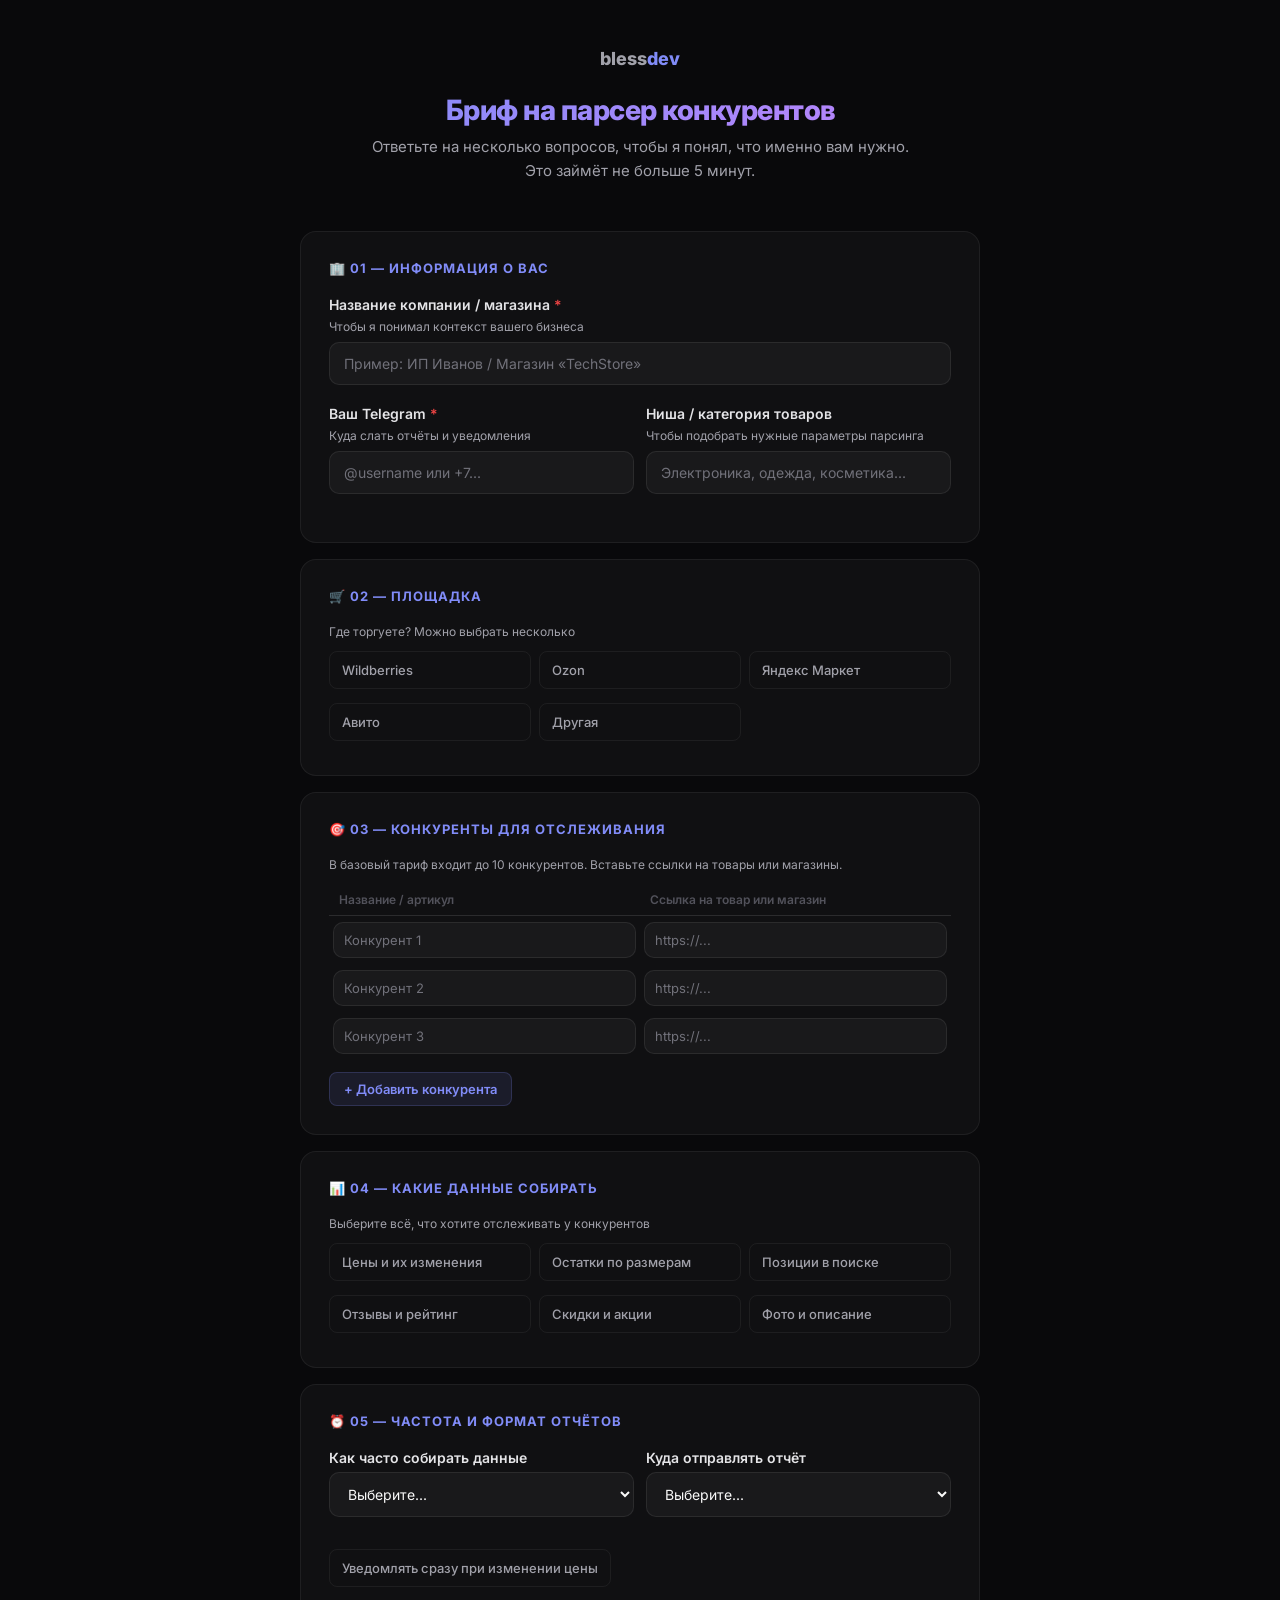
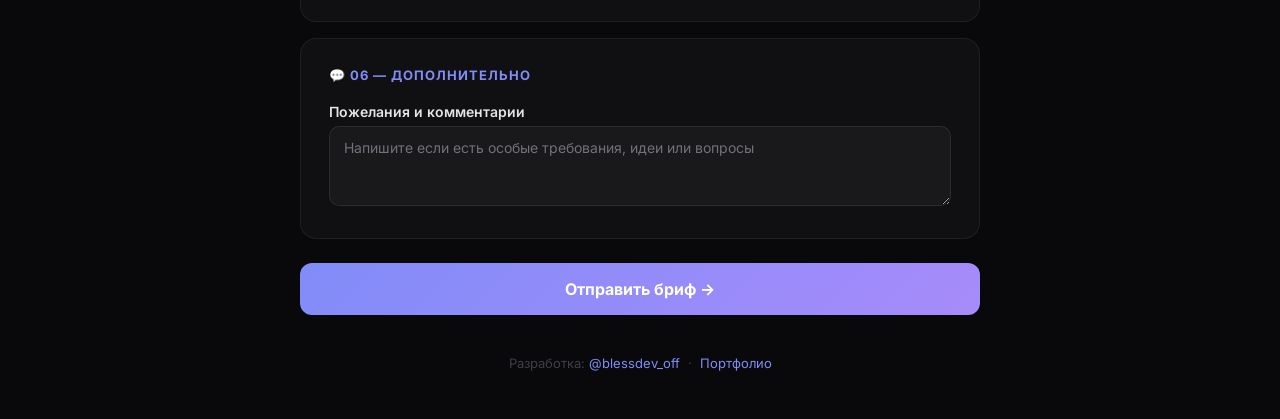
<file: demo/parser_bot/brief.html>
<!DOCTYPE html>
<html lang="ru">

<head>
    <meta charset="UTF-8">
    <meta name="viewport" content="width=device-width, initial-scale=1.0">
    <title>Бриф — Парсер конкурентов | blessdev</title>
    <link href="https://fonts.googleapis.com/css2?family=Inter:wght@400;500;600;700;800&display=swap" rel="stylesheet">
    <style>
        *,
        *::before,
        *::after {
            margin: 0;
            padding: 0;
            box-sizing: border-box;
        }

        body {
            font-family: 'Inter', sans-serif;
            background: #09090b;
            color: #fafafa;
            min-height: 100vh;
            padding: 48px 24px;
        }

        .container {
            max-width: 680px;
            margin: 0 auto;
        }

        .header {
            text-align: center;
            margin-bottom: 48px;
        }

        .logo {
            font-size: 18px;
            font-weight: 800;
            margin-bottom: 24px;
            color: #a1a1aa;
        }

        .logo span {
            color: #818cf8;
        }

        .header h1 {
            font-size: 28px;
            font-weight: 800;
            letter-spacing: -0.5px;
            margin-bottom: 8px;
            background: linear-gradient(135deg, #818cf8, #c084fc);
            -webkit-background-clip: text;
            background-clip: text;
            -webkit-text-fill-color: transparent;
            color: transparent;
        }

        .header p {
            font-size: 15px;
            color: #a1a1aa;
            line-height: 1.6;
        }

        .section {
            background: rgba(255, 255, 255, 0.03);
            border: 1px solid rgba(255, 255, 255, 0.06);
            border-radius: 16px;
            padding: 28px;
            margin-bottom: 16px;
        }

        .section-title {
            font-size: 13px;
            font-weight: 700;
            text-transform: uppercase;
            letter-spacing: 1px;
            color: #818cf8;
            margin-bottom: 20px;
            display: flex;
            align-items: center;
            gap: 8px;
        }

        .field {
            margin-bottom: 20px;
        }

        .field:last-child {
            margin-bottom: 0;
        }

        label {
            display: block;
            font-size: 14px;
            font-weight: 600;
            color: #e4e4e7;
            margin-bottom: 6px;
        }

        .hint {
            font-size: 12px;
            color: #a1a1aa;
            margin-bottom: 8px;
            font-weight: 400;
        }

        input[type="text"],
        input[type="url"],
        textarea,
        select {
            width: 100%;
            background: rgba(255, 255, 255, 0.04);
            border: 1px solid rgba(255, 255, 255, 0.08);
            border-radius: 10px;
            padding: 12px 14px;
            font-size: 14px;
            color: #fafafa;
            font-family: 'Inter', sans-serif;
            outline: none;
            transition: border-color 0.2s;
        }

        input:focus,
        textarea:focus,
        select:focus {
            border-color: rgba(129, 140, 248, 0.5);
        }

        select option {
            background: #18181b;
            color: #fafafa;
        }

        input::placeholder,
        textarea::placeholder {
            color: #71717a;
        }

        textarea {
            resize: vertical;
            min-height: 80px;
        }

        .competitors-table {
            width: 100%;
            border-collapse: collapse;
        }

        .competitors-table th {
            text-align: left;
            font-size: 12px;
            font-weight: 600;
            color: #52525b;
            padding: 8px 10px;
            border-bottom: 1px solid rgba(255, 255, 255, 0.06);
        }

        .competitors-table td {
            padding: 6px 4px;
        }

        .competitors-table td input {
            padding: 9px 10px;
            font-size: 13px;
        }

        .add-row {
            display: inline-flex;
            align-items: center;
            gap: 6px;
            margin-top: 12px;
            padding: 8px 14px;
            border-radius: 8px;
            background: rgba(129, 140, 248, 0.1);
            border: 1px solid rgba(129, 140, 248, 0.2);
            color: #818cf8;
            font-size: 13px;
            font-weight: 600;
            cursor: pointer;
            transition: all 0.2s;
        }

        .add-row:hover {
            background: rgba(129, 140, 248, 0.2);
        }

        .checkbox-grid {
            display: grid;
            grid-template-columns: repeat(3, 1fr);
            gap: 8px;
        }

        .checkbox-label {
            display: flex;
            align-items: center;
            gap: 8px;
            padding: 10px 12px;
            border-radius: 8px;
            border: 1px solid rgba(255, 255, 255, 0.06);
            cursor: pointer;
            font-size: 13px;
            font-weight: 500;
            color: #a1a1aa;
            transition: all 0.2s;
        }

        .checkbox-label input[type="checkbox"] {
            display: none;
        }

        .checkbox-label.checked {
            background: rgba(129, 140, 248, 0.1);
            border-color: rgba(129, 140, 248, 0.3);
            color: #818cf8;
        }

        .row {
            display: grid;
            grid-template-columns: 1fr 1fr;
            gap: 12px;
        }

        .submit-btn {
            width: 100%;
            padding: 16px;
            background: linear-gradient(135deg, #818cf8, #a78bfa);
            border: none;
            border-radius: 12px;
            font-size: 16px;
            font-weight: 700;
            color: white;
            cursor: pointer;
            margin-top: 8px;
            transition: opacity 0.2s;
            font-family: 'Inter', sans-serif;
        }

        .submit-btn:hover {
            opacity: 0.9;
        }

        .success-msg {
            display: none;
            text-align: center;
            padding: 32px;
            background: rgba(74, 222, 128, 0.05);
            border: 1px solid rgba(74, 222, 128, 0.2);
            border-radius: 16px;
            margin-top: 16px;
        }

        .success-msg h3 {
            color: #4ade80;
            font-size: 20px;
            margin-bottom: 8px;
        }

        .success-msg p {
            color: #a1a1aa;
            font-size: 14px;
            margin-bottom: 8px;
        }

        .success-hint {
            margin-top: 16px;
            padding: 12px 16px;
            background: rgba(129, 140, 248, 0.08);
            border: 1px dashed rgba(129, 140, 248, 0.3);
            border-radius: 10px;
            font-size: 13px;
            color: #818cf8;
            line-height: 1.5;
        }

        .print-btn {
            display: inline-flex;
            align-items: center;
            gap: 6px;
            margin-top: 16px;
            padding: 10px 20px;
            border-radius: 8px;
            background: rgba(129, 140, 248, 0.1);
            border: 1px solid rgba(129, 140, 248, 0.25);
            color: #818cf8;
            font-size: 13px;
            font-weight: 600;
            cursor: pointer;
            transition: background 0.2s;
            font-family: 'Inter', sans-serif;
        }

        .print-btn:hover {
            background: rgba(129, 140, 248, 0.2);
        }

        .footer {
            text-align: center;
            margin-top: 40px;
            font-size: 13px;
            color: #3f3f46;
        }

        .footer a {
            color: #818cf8;
            text-decoration: none;
        }

        @media print {
            body {
                background: white;
                color: black;
                padding: 24px;
            }

            .section {
                border: 1px solid #ddd;
                background: white;
            }

            .submit-btn,
            .add-row,
            .footer,
            .print-btn {
                display: none;
            }

            input,
            textarea {
                border: 1px solid #ddd;
                color: black;
                background: #f9f9f9;
            }

            .success-msg {
                background: white;
                border: 1px solid #ddd;
            }

            .success-msg h3 {
                color: #16a34a;
            }

            .success-msg p {
                color: #3f3f46;
            }

            .success-hint {
                background: #f4f4f5;
                border: 1px dashed #a1a1aa;
                color: #52525b;
            }
        }

        @media (max-width: 640px) {
            .row {
                grid-template-columns: 1fr;
            }

            .checkbox-grid {
                grid-template-columns: repeat(2, 1fr);
            }

            .competitors-table thead {
                display: none;
            }

            .competitors-table tr {
                display: flex;
                flex-direction: column;
                gap: 6px;
                margin-bottom: 12px;
            }

            .competitors-table td {
                display: block;
                width: 100%;
                padding: 0;
            }
        }
    </style>
</head>

<body>
    <div class="container">
        <div class="header">
            <div class="logo">bless<span>dev</span></div>
            <h1>Бриф на парсер конкурентов</h1>
            <p>Ответьте на несколько вопросов, чтобы я понял, что именно вам нужно.<br>Это займёт не больше 5 минут.</p>
        </div>

        <form id="briefForm">

            <!-- 1. Инфо о бизнесе -->
            <div class="section">
                <div class="section-title">🏢 01 — Информация о вас</div>

                <div class="field">
                    <label for="company">Название компании / магазина <span style="color: #ef4444">*</span></label>
                    <div class="hint">Чтобы я понимал контекст вашего бизнеса</div>
                    <input type="text" id="company" placeholder="Пример: ИП Иванов / Магазин «TechStore»">
                </div>

                <div class="row">
                    <div class="field">
                        <label for="telegram">Ваш Telegram <span style="color: #ef4444">*</span></label>
                        <div class="hint">Куда слать отчёты и уведомления</div>
                        <input type="text" id="telegram" placeholder="@username или +7...">
                    </div>
                    <div class="field">
                        <label for="niche">Ниша / категория товаров</label>
                        <div class="hint">Чтобы подобрать нужные параметры парсинга</div>
                        <input type="text" id="niche" placeholder="Электроника, одежда, косметика...">
                    </div>
                </div>
            </div>

            <!-- 2. Площадка -->
            <div class="section">
                <div class="section-title">🛒 02 — Площадка</div>
                <div class="hint" style="margin-bottom: 12px;">Где торгуете? Можно выбрать несколько</div>
                <div class="checkbox-grid" id="platformGrid">
                    <label class="checkbox-label" onclick="toggleCheck(this, event)"><input type="checkbox"
                            value="Wildberries"> Wildberries</label>
                    <label class="checkbox-label" onclick="toggleCheck(this, event)"><input type="checkbox"
                            value="Ozon"> Ozon</label>
                    <label class="checkbox-label" onclick="toggleCheck(this, event)"><input type="checkbox"
                            value="Яндекс Маркет"> Яндекс Маркет</label>
                    <label class="checkbox-label" onclick="toggleCheck(this, event)"><input type="checkbox"
                            value="Авито"> Авито</label>
                    <label class="checkbox-label" onclick="toggleCheck(this, event)"><input type="checkbox"
                            value="Другая"> Другая</label>
                </div>
                <div class="field" id="otherPlatformField" style="margin-top: 12px; display: none;">
                    <input type="text" id="otherPlatform" placeholder="Укажите площадку">
                </div>
            </div>

            <!-- 3. Конкуренты -->
            <div class="section">
                <div class="section-title">🎯 03 — Конкуренты для отслеживания</div>
                <div class="hint" style="margin-bottom: 12px;">В базовый тариф входит до 10 конкурентов. Вставьте ссылки
                    на товары или магазины.</div>
                <table class="competitors-table">
                    <thead>
                        <tr>
                            <th>Название / артикул</th>
                            <th>Ссылка на товар или магазин</th>
                        </tr>
                    </thead>
                    <tbody id="competitorsBody">
                        <tr>
                            <td><input type="text" placeholder="Конкурент 1"></td>
                            <td><input type="url" placeholder="https://..."></td>
                        </tr>
                        <tr>
                            <td><input type="text" placeholder="Конкурент 2"></td>
                            <td><input type="url" placeholder="https://..."></td>
                        </tr>
                        <tr>
                            <td><input type="text" placeholder="Конкурент 3"></td>
                            <td><input type="url" placeholder="https://..."></td>
                        </tr>
                    </tbody>
                </table>
                <div class="add-row" onclick="addCompetitorRow()">+ Добавить конкурента</div>
            </div>

            <!-- 4. Какие данные -->
            <div class="section">
                <div class="section-title">📊 04 — Какие данные собирать</div>
                <div class="hint" style="margin-bottom: 12px;">Выберите всё, что хотите отслеживать у конкурентов</div>
                <div class="checkbox-grid" id="dataGrid">
                    <label class="checkbox-label" onclick="toggleCheck(this, event)"><input type="checkbox"
                            value="Цены"> Цены и их изменения</label>
                    <label class="checkbox-label" onclick="toggleCheck(this, event)"><input type="checkbox"
                            value="Остатки"> Остатки по размерам</label>
                    <label class="checkbox-label" onclick="toggleCheck(this, event)"><input type="checkbox"
                            value="Позиции в выдаче"> Позиции в поиске</label>
                    <label class="checkbox-label" onclick="toggleCheck(this, event)"><input type="checkbox"
                            value="Отзывы и рейтинг"> Отзывы и рейтинг</label>
                    <label class="checkbox-label" onclick="toggleCheck(this, event)"><input type="checkbox"
                            value="Скидки и акции"> Скидки и акции</label>
                    <label class="checkbox-label" onclick="toggleCheck(this, event)"><input type="checkbox"
                            value="Фото и описание"> Фото и описание</label>
                </div>
            </div>

            <!-- 5. Частота и формат -->
            <div class="section">
                <div class="section-title">⏰ 05 — Частота и формат отчётов</div>
                <div class="row">
                    <div class="field">
                        <label for="frequency">Как часто собирать данные</label>
                        <select id="frequency">
                            <option value="">Выберите...</option>
                            <option value="hour">Раз в час</option>
                            <option value="day">Раз в день</option>
                            <option value="week">Раз в неделю</option>
                        </select>
                    </div>
                    <div class="field">
                        <label for="destination">Куда отправлять отчёт</label>
                        <select id="destination">
                            <option value="">Выберите...</option>
                            <option value="telegram">Telegram-бот</option>
                            <option value="sheets">Google Sheets</option>
                            <option value="both">Оба варианта</option>
                        </select>
                    </div>
                </div>
                <div class="field" style="margin-top: 12px;">
                    <label class="checkbox-label" onclick="toggleCheck(this, event)" style="display: inline-flex;">
                        <input type="checkbox" id="priceAlert" value="price_alert"> Уведомлять сразу при изменении цены
                    </label>
                </div>
            </div>

            <!-- 6. Доп -->
            <div class="section">
                <div class="section-title">💬 06 — Дополнительно</div>
                <div class="field">
                    <label for="comments">Пожелания и комментарии</label>
                    <textarea id="comments"
                        placeholder="Напишите если есть особые требования, идеи или вопросы"></textarea>
                </div>
            </div>

            <button type="button" class="submit-btn" onclick="submitForm()">
                Отправить бриф →
            </button>
        </form>

        <div class="success-msg" id="successMsg">
            <h3>✅ Бриф отправлен!</h3>
            <p>Спасибо! Свяжусь с вами в течение 2 часов для подтверждения и запуска разработки.</p>
        </div>

        <div class="footer">
            Разработка: <a href="https://t.me/blessdev_off" target="_blank">@blessdev_off</a>
            &nbsp;·&nbsp; <a href="https://MrBeastie.github.io" target="_blank">Портфолио</a>
        </div>
    </div>

    <script>
        // Токен хранится на сервере (FastAPI на Railway).
        // После деплоя папки Фриланс/прокси-сервер на Railway — вставь сюда URL.
        // Пример: 'https://brief-proxy-production-XXXX.up.railway.app/send'
        const PROXY_URL = 'https://brief-proxy-production.up.railway.app/send';

        const CLIENT_NAME = new URLSearchParams(window.location.search).get('client') || null;

        function toggleCheck(el, event) {
            event.preventDefault();
            el.classList.toggle('checked');
            el.querySelector('input').checked = el.classList.contains('checked');
        }

        // Показать поле "Другая площадка" при выборе
        document.querySelectorAll('#platformGrid .checkbox-label').forEach(el => {
            const orig = el.getAttribute('onclick');
            el.setAttribute('onclick', orig + '; showOtherPlatform()');
        });

        function showOtherPlatform() {
            const otherChecked = document.querySelector('#platformGrid .checkbox-label:last-child').classList.contains('checked');
            document.getElementById('otherPlatformField').style.display = otherChecked ? 'block' : 'none';
        }

        function addCompetitorRow() {
            const tbody = document.getElementById('competitorsBody');
            const count = tbody.rows.length + 1;
            if (count > 10) {
                const btn = document.querySelector('.add-row');
                btn.textContent = 'Максимум 10 конкурентов';
                btn.style.opacity = '0.5';
                setTimeout(() => { btn.textContent = '+ Добавить конкурента'; btn.style.opacity = ''; }, 2000);
                return;
            }
            const row = document.createElement('tr');
            row.innerHTML = '<td><input type="text" placeholder="Конкурент ' + count + '"></td><td><input type="url" placeholder="https://..."></td>';
            tbody.appendChild(row);
            row.querySelector('input').focus();
        }

        function collectData() {
            const company = document.getElementById('company').value.trim() || '—';
            const telegram = document.getElementById('telegram').value.trim() || '—';
            const niche = document.getElementById('niche').value.trim() || '—';

            const platforms = [...document.querySelectorAll('#platformGrid .checkbox-label.checked')]
                .map(el => el.textContent.trim()).join(', ') || '—';
            const otherPlatform = document.getElementById('otherPlatform').value.trim();
            const platformsText = otherPlatform ? platforms.replace('Другая', otherPlatform) : platforms;

            const dataTypes = [...document.querySelectorAll('#dataGrid .checkbox-label.checked')]
                .map(el => el.textContent.trim()).join(', ') || '—';

            const freqSel = document.getElementById('frequency');
            const frequency = freqSel.value ? freqSel.options[freqSel.selectedIndex].textContent : '—';

            const destSel = document.getElementById('destination');
            const destination = destSel.value ? destSel.options[destSel.selectedIndex].textContent : '—';

            const priceAlert = document.querySelector('#priceAlert').closest('.checkbox-label').classList.contains('checked') ? 'Да' : 'Нет';

            const rows = [...document.querySelectorAll('#competitorsBody tr')];
            const competitors = rows.map(r => {
                const inp = r.querySelectorAll('input');
                const name = inp[0] ? inp[0].value.trim() : '';
                const link = inp[1] ? inp[1].value.trim() : '';
                if (!name && !link) return null;
                return '  • ' + (name || '?') + ' — ' + (link || 'нет ссылки');
            }).filter(Boolean).join('\n') || '  —';

            const comments = document.getElementById('comments').value.trim() || '—';

            const clientLine = CLIENT_NAME ? '👤 *Клиент:* ' + CLIENT_NAME : '👤 *Клиент:* неизвестен';

            return [
                '🗂 *Новый бриф — Парсер конкурентов*',
                clientLine,
                '',
                '🏢 *Компания:* ' + company,
                '✈️ *Telegram:* ' + telegram,
                '🏷 *Ниша:* ' + niche,
                '🛒 *Площадка:* ' + platformsText,
                '',
                '🎯 *Конкуренты:*',
                competitors,
                '',
                '📊 *Данные:* ' + dataTypes,
                '',
                '⏰ *Частота:* ' + frequency,
                '📤 *Куда отчёт:* ' + destination,
                '🔔 *Алерт при смене цены:* ' + priceAlert,
                '',
                '💬 *Комментарии:* ' + comments
            ].join('\n');
        }

        async function submitForm() {
            const btn = document.querySelector('.submit-btn');
            const company = document.getElementById('company').value.trim();
            const telegram = document.getElementById('telegram').value.trim();

            if (!company || !telegram) {
                const prevHtml = btn.innerHTML;
                btn.innerHTML = 'Заполните обязательные поля (отмечены *) ⚠️';
                btn.style.background = '#ef4444';
                if (!company) document.getElementById('company').style.borderColor = '#ef4444';
                if (!telegram) document.getElementById('telegram').style.borderColor = '#ef4444';
                setTimeout(() => {
                    btn.innerHTML = prevHtml;
                    btn.style.background = '';
                    document.getElementById('company').style.borderColor = '';
                    document.getElementById('telegram').style.borderColor = '';
                }, 3000);
                return;
            }

            btn.innerHTML = 'Отправляем...';
            btn.disabled = true;
            btn.style.opacity = '0.7';

            try {
                const text = collectData();
                const res = await fetch(PROXY_URL, {
                    method: 'POST',
                    headers: { 'Content-Type': 'application/json' },
                    body: JSON.stringify({ text: text })
                });
                const data = await res.json();
                if (!data.ok) throw new Error(data.description);

                document.getElementById('briefForm').style.display = 'none';
                document.getElementById('successMsg').style.display = 'block';
                window.scrollTo({ top: 0, behavior: 'smooth' });

            } catch (err) {
                btn.innerHTML = 'Ошибка отправки. Попробуйте ещё раз ⚠️';
                btn.style.background = '#ef4444';
                btn.disabled = false;
                btn.style.opacity = '1';
                setTimeout(() => {
                    btn.innerHTML = 'Отправить бриф →';
                    btn.style.background = '';
                }, 4000);
            }
        }
    </script>
</body>

</html>
</file>
<file: style.css>
/* ============================================
   blessdev Portfolio — Dark Premium Theme
   ============================================ */

/* Reset & Base */
*, *::before, *::after {
    margin: 0;
    padding: 0;
    box-sizing: border-box;
}

:root {
    /* Colors */
    --bg-primary: #09090b;
    --bg-secondary: #111114;
    --bg-card: rgba(255, 255, 255, 0.03);
    --bg-card-hover: rgba(255, 255, 255, 0.06);
    --border: rgba(255, 255, 255, 0.06);
    --border-hover: rgba(255, 255, 255, 0.12);

    --text-primary: #fafafa;
    --text-secondary: #a1a1aa;
    --text-muted: #52525b;

    --accent-1: #818cf8;   /* indigo */
    --accent-2: #a78bfa;   /* violet */
    --accent-3: #c084fc;   /* purple */
    --accent-glow: rgba(129, 140, 248, 0.15);

    --green: #4ade80;

    /* Typography */
    --font-main: 'Inter', -apple-system, BlinkMacSystemFont, sans-serif;
    --font-mono: 'JetBrains Mono', 'Fira Code', monospace;

    /* Spacing */
    --container: 1100px;
    --section-gap: 120px;

    /* Transitions */
    --ease: cubic-bezier(0.16, 1, 0.3, 1);
}

html {
    scroll-behavior: smooth;
    -webkit-font-smoothing: antialiased;
    -moz-osx-font-smoothing: grayscale;
}

body {
    font-family: var(--font-main);
    background: var(--bg-primary);
    color: var(--text-primary);
    line-height: 1.6;
    overflow-x: hidden;
}

a {
    color: inherit;
    text-decoration: none;
}

/* Container */
.container {
    max-width: var(--container);
    margin: 0 auto;
    padding: 0 24px;
}

/* ── Cursor Glow ── */
.cursor-glow {
    position: fixed;
    width: 600px;
    height: 600px;
    border-radius: 50%;
    background: radial-gradient(circle, var(--accent-glow) 0%, transparent 70%);
    pointer-events: none;
    z-index: 0;
    transform: translate(-50%, -50%);
    opacity: 0;
    transition: opacity 0.3s ease;
}

/* ── Navigation ── */
.nav {
    position: fixed;
    top: 0;
    left: 0;
    right: 0;
    z-index: 100;
    padding: 16px 0;
    transition: all 0.3s var(--ease);
}

.nav.scrolled {
    background: rgba(9, 9, 11, 0.85);
    backdrop-filter: blur(20px);
    -webkit-backdrop-filter: blur(20px);
    border-bottom: 1px solid var(--border);
}

.nav-container {
    max-width: var(--container);
    margin: 0 auto;
    padding: 0 24px;
    display: flex;
    align-items: center;
    justify-content: space-between;
}

.nav-logo {
    font-weight: 800;
    font-size: 20px;
    letter-spacing: -0.5px;
    color: var(--text-primary);
}

.nav-logo span {
    color: var(--accent-1);
}

.nav-links {
    display: flex;
    align-items: center;
    gap: 32px;
}

.nav-links a {
    font-size: 14px;
    font-weight: 500;
    color: var(--text-secondary);
    transition: color 0.2s;
}

.nav-links a:hover {
    color: var(--text-primary);
}

.nav-cta {
    padding: 8px 18px;
    border-radius: 8px;
    background: var(--accent-1) !important;
    color: white !important;
    font-weight: 600 !important;
    transition: all 0.2s var(--ease) !important;
}

.nav-cta:hover {
    background: var(--accent-2) !important;
    transform: translateY(-1px);
}

/* ── Hero ── */
.hero {
    position: relative;
    min-height: 100vh;
    display: flex;
    align-items: center;
    justify-content: center;
    overflow: hidden;
}

.hero-bg {
    position: absolute;
    inset: 0;
    overflow: hidden;
}

.grid-lines {
    position: absolute;
    inset: 0;
    background-image:
        linear-gradient(rgba(255,255,255,0.02) 1px, transparent 1px),
        linear-gradient(90deg, rgba(255,255,255,0.02) 1px, transparent 1px);
    background-size: 60px 60px;
    mask-image: radial-gradient(ellipse 80% 60% at 50% 40%, black, transparent);
}

.gradient-orb {
    position: absolute;
    border-radius: 50%;
    filter: blur(80px);
    opacity: 0.4;
    animation: float 8s ease-in-out infinite;
}

.orb-1 {
    width: 500px;
    height: 500px;
    background: var(--accent-1);
    top: -10%;
    right: -5%;
    animation-delay: 0s;
}

.orb-2 {
    width: 400px;
    height: 400px;
    background: var(--accent-3);
    bottom: 10%;
    left: -10%;
    animation-delay: -3s;
}

.orb-3 {
    width: 300px;
    height: 300px;
    background: var(--accent-2);
    top: 40%;
    left: 30%;
    opacity: 0.2;
    animation-delay: -5s;
}

@keyframes float {
    0%, 100% { transform: translate(0, 0) scale(1); }
    33% { transform: translate(30px, -20px) scale(1.05); }
    66% { transform: translate(-20px, 20px) scale(0.95); }
}

.hero-content {
    position: relative;
    z-index: 1;
    text-align: center;
    padding: 0 24px;
    max-width: 800px;
}

.hero-badge {
    display: inline-flex;
    align-items: center;
    gap: 8px;
    padding: 6px 16px;
    border-radius: 100px;
    background: rgba(74, 222, 128, 0.1);
    border: 1px solid rgba(74, 222, 128, 0.2);
    font-size: 13px;
    font-weight: 500;
    color: var(--green);
    margin-bottom: 32px;
    animation: fadeUp 0.8s var(--ease) both;
}

.pulse {
    width: 8px;
    height: 8px;
    border-radius: 50%;
    background: var(--green);
    animation: pulse 2s ease-in-out infinite;
}

@keyframes pulse {
    0%, 100% { opacity: 1; box-shadow: 0 0 0 0 rgba(74, 222, 128, 0.4); }
    50% { opacity: 0.7; box-shadow: 0 0 0 8px rgba(74, 222, 128, 0); }
}

.hero h1 {
    font-size: clamp(36px, 6vw, 64px);
    font-weight: 900;
    line-height: 1.1;
    letter-spacing: -2px;
    margin-bottom: 24px;
    animation: fadeUp 0.8s var(--ease) 0.1s both;
}

.gradient-text {
    background: linear-gradient(135deg, var(--accent-1), var(--accent-2), var(--accent-3));
    -webkit-background-clip: text;
    -webkit-text-fill-color: transparent;
    background-clip: text;
}

.hero-sub {
    font-size: 17px;
    color: var(--text-secondary);
    max-width: 560px;
    margin: 0 auto 40px;
    line-height: 1.7;
    animation: fadeUp 0.8s var(--ease) 0.2s both;
}

.hero-actions {
    display: flex;
    align-items: center;
    justify-content: center;
    gap: 16px;
    margin-bottom: 64px;
    animation: fadeUp 0.8s var(--ease) 0.3s both;
}

/* Buttons */
.btn {
    display: inline-flex;
    align-items: center;
    gap: 10px;
    padding: 14px 28px;
    border-radius: 12px;
    font-size: 15px;
    font-weight: 600;
    cursor: pointer;
    transition: all 0.25s var(--ease);
    border: none;
    text-decoration: none;
}

.btn-primary {
    background: linear-gradient(135deg, var(--accent-1), var(--accent-2));
    color: white;
    box-shadow: 0 4px 24px var(--accent-glow), 0 0 0 1px rgba(129, 140, 248, 0.2);
}

.btn-primary:hover {
    transform: translateY(-2px);
    box-shadow: 0 8px 40px rgba(129, 140, 248, 0.3), 0 0 0 1px rgba(129, 140, 248, 0.3);
}

.btn-ghost {
    background: transparent;
    color: var(--text-secondary);
    border: 1px solid var(--border);
}

.btn-ghost:hover {
    border-color: var(--border-hover);
    color: var(--text-primary);
    background: var(--bg-card);
}

.btn-lg {
    padding: 18px 36px;
    font-size: 17px;
    border-radius: 14px;
}

/* Hero Stats */
.hero-stats {
    display: flex;
    align-items: center;
    justify-content: center;
    gap: 40px;
    animation: fadeUp 0.8s var(--ease) 0.4s both;
}

.stat {
    text-align: center;
}

.stat-number {
    font-size: 36px;
    font-weight: 800;
    letter-spacing: -1px;
    font-family: var(--font-mono);
    background: linear-gradient(135deg, var(--accent-1), var(--accent-3));
    -webkit-background-clip: text;
    -webkit-text-fill-color: transparent;
    background-clip: text;
}

.stat-suffix {
    font-size: 24px;
    font-weight: 700;
    background: linear-gradient(135deg, var(--accent-1), var(--accent-3));
    -webkit-background-clip: text;
    -webkit-text-fill-color: transparent;
    background-clip: text;
}

.stat-label {
    display: block;
    font-size: 13px;
    color: var(--text-muted);
    margin-top: 4px;
}

.stat-divider {
    width: 1px;
    height: 40px;
    background: var(--border);
}

/* Scroll Indicator */
.scroll-indicator {
    position: absolute;
    bottom: 40px;
    left: 50%;
    transform: translateX(-50%);
}

.scroll-line {
    width: 1px;
    height: 60px;
    background: linear-gradient(to bottom, var(--accent-1), transparent);
    animation: scrollPulse 2s ease-in-out infinite;
}

@keyframes scrollPulse {
    0%, 100% { opacity: 0.3; height: 60px; }
    50% { opacity: 1; height: 80px; }
}

/* ── Section Header ── */
.section-header {
    text-align: center;
    margin-bottom: 64px;
}

.section-tag {
    display: inline-block;
    font-size: 12px;
    font-weight: 600;
    text-transform: uppercase;
    letter-spacing: 2px;
    color: var(--accent-1);
    margin-bottom: 16px;
    font-family: var(--font-mono);
}

.section-header h2 {
    font-size: clamp(28px, 4vw, 42px);
    font-weight: 800;
    letter-spacing: -1px;
}

/* ── Problems ── */
.problems {
    padding: var(--section-gap) 0;
}

.problems-grid {
    display: grid;
    grid-template-columns: repeat(3, 1fr);
    gap: 20px;
}

.problem-card {
    padding: 36px 28px;
    border-radius: 16px;
    background: var(--bg-card);
    border: 1px solid var(--border);
    transition: all 0.3s var(--ease);
    opacity: 0;
    transform: translateY(20px);
}

.problem-card.visible {
    opacity: 1;
    transform: translateY(0);
}

.problem-card:hover {
    background: var(--bg-card-hover);
    border-color: var(--border-hover);
    transform: translateY(-4px);
}

.problem-icon {
    font-size: 32px;
    margin-bottom: 20px;
}

.problem-card h3 {
    font-size: 18px;
    font-weight: 700;
    margin-bottom: 12px;
    letter-spacing: -0.3px;
}

.problem-card p {
    font-size: 14px;
    color: var(--text-secondary);
    line-height: 1.7;
}

/* ── Cases ── */
.cases {
    padding: var(--section-gap) 0;
}

.cases-grid {
    display: grid;
    grid-template-columns: repeat(2, 1fr);
    gap: 20px;
}

.case-card {
    padding: 32px;
    border-radius: 16px;
    background: var(--bg-card);
    border: 1px solid var(--border);
    transition: all 0.4s var(--ease);
    opacity: 0;
    transform: translateY(20px);
}

.case-card.visible {
    opacity: 1;
    transform: translateY(0);
}

.case-card:hover {
    background: var(--bg-card-hover);
    border-color: var(--border-hover);
    transform: translateY(-4px);
}

.case-card.featured {
    background: linear-gradient(135deg, rgba(129, 140, 248, 0.05), rgba(192, 132, 252, 0.05));
    border-color: rgba(129, 140, 248, 0.15);
}

.case-card.featured:hover {
    border-color: rgba(129, 140, 248, 0.3);
}

.case-header {
    display: flex;
    align-items: center;
    justify-content: space-between;
    margin-bottom: 20px;
}

.case-tag {
    font-size: 12px;
    font-weight: 600;
    color: var(--accent-1);
    font-family: var(--font-mono);
    text-transform: uppercase;
    letter-spacing: 1px;
}

.case-status {
    font-size: 12px;
    font-weight: 600;
    display: flex;
    align-items: center;
    gap: 6px;
}

.case-status.live {
    color: var(--green);
}

.case-status.locked {
    color: var(--text-muted);
}

.case-status.done {
    color: var(--accent-1);
}

.case-client {
    font-size: 12px;
    color: var(--text-muted);
    margin-bottom: 12px;
    margin-top: -8px;
}

.case-badges {
    display: flex;
    align-items: center;
    gap: 10px;
}

.case-private-note {
    margin-top: 16px;
    font-size: 12px;
    color: var(--text-muted);
    opacity: 0.6;
}

.case-card h3 {
    font-size: 20px;
    font-weight: 700;
    letter-spacing: -0.3px;
    margin-bottom: 12px;
    line-height: 1.3;
}

.case-card p {
    font-size: 14px;
    color: var(--text-secondary);
    line-height: 1.7;
    margin-bottom: 24px;
}

.case-metrics {
    display: flex;
    gap: 32px;
    margin-bottom: 24px;
    padding: 20px;
    border-radius: 12px;
    background: rgba(0, 0, 0, 0.3);
}

.metric {
    text-align: center;
}

.metric-value {
    display: block;
    font-size: 22px;
    font-weight: 800;
    letter-spacing: -0.5px;
    font-family: var(--font-mono);
    color: var(--text-primary);
}

.metric-label {
    font-size: 12px;
    color: var(--text-muted);
}

.case-stack {
    display: flex;
    flex-wrap: wrap;
    gap: 8px;
}

.case-stack span {
    padding: 4px 12px;
    border-radius: 6px;
    font-size: 12px;
    font-weight: 500;
    background: rgba(255, 255, 255, 0.05);
    color: var(--text-secondary);
    border: 1px solid var(--border);
    font-family: var(--font-mono);
}

/* ── Services ── */
.services {
    padding: var(--section-gap) 0;
}

.services-grid {
    display: grid;
    grid-template-columns: repeat(2, 1fr);
    gap: 20px;
}

.service-card {
    padding: 36px 32px;
    border-radius: 16px;
    background: var(--bg-card);
    border: 1px solid var(--border);
    transition: all 0.3s var(--ease);
    position: relative;
    overflow: hidden;
    opacity: 0;
    transform: translateY(20px);
}

.service-card.visible {
    opacity: 1;
    transform: translateY(0);
}

.service-card:hover {
    background: var(--bg-card-hover);
    border-color: var(--border-hover);
    transform: translateY(-4px);
}

.service-icon {
    font-size: 36px;
    margin-bottom: 20px;
}

.service-card h3 {
    font-size: 20px;
    font-weight: 700;
    margin-bottom: 12px;
    letter-spacing: -0.3px;
}

.service-card p {
    font-size: 14px;
    color: var(--text-secondary);
    line-height: 1.7;
    margin-bottom: 20px;
}

.service-price {
    font-size: 15px;
    font-weight: 700;
    color: var(--accent-1);
    font-family: var(--font-mono);
}

/* ── Stack ── */
.stack {
    padding: var(--section-gap) 0;
}

.stack-grid {
    display: grid;
    grid-template-columns: repeat(4, 1fr);
    gap: 16px;
}

.stack-item {
    padding: 24px;
    border-radius: 12px;
    background: var(--bg-card);
    border: 1px solid var(--border);
    text-align: center;
    transition: all 0.3s var(--ease);
    opacity: 0;
    transform: translateY(20px);
}

.stack-item.visible {
    opacity: 1;
    transform: translateY(0);
}

.stack-item:hover {
    background: var(--bg-card-hover);
    border-color: var(--border-hover);
    transform: translateY(-2px);
}

.stack-name {
    display: block;
    font-size: 15px;
    font-weight: 700;
    margin-bottom: 4px;
    font-family: var(--font-mono);
}

.stack-desc {
    font-size: 12px;
    color: var(--text-muted);
}

/* ── Testimonial ── */
.testimonial {
    padding: 0 0 var(--section-gap);
}

.testimonial-card {
    max-width: 760px;
    margin: 0 auto;
    padding: 40px 48px;
    border-radius: 20px;
    background: var(--bg-card);
    border: 1px solid var(--border);
    text-align: center;
    position: relative;
}

.testimonial-card::before {
    content: '\201C';
    position: absolute;
    top: -24px;
    left: 48px;
    font-size: 96px;
    line-height: 1;
    color: var(--accent-1);
    opacity: 0.3;
    font-family: Georgia, serif;
}

.testimonial-quote {
    font-size: 17px;
    line-height: 1.75;
    color: var(--text-secondary);
    margin-bottom: 24px;
    font-style: italic;
}

.testimonial-meta {
    display: flex;
    align-items: center;
    justify-content: center;
    gap: 10px;
    font-size: 13px;
}

.testimonial-author {
    font-weight: 600;
    color: var(--text-primary);
    font-family: var(--font-mono);
}

.testimonial-dot {
    color: var(--text-muted);
}

.testimonial-source {
    color: var(--accent-1);
    font-weight: 600;
}

.testimonial-project {
    color: var(--text-muted);
}

@media (max-width: 768px) {
    .testimonial-card {
        padding: 32px 24px;
    }

    .testimonial-quote {
        font-size: 15px;
    }

    .testimonial-meta {
        flex-wrap: wrap;
        gap: 6px;
    }
}

/* ── CTA ── */
.cta {
    padding: var(--section-gap) 0;
}

.cta-card {
    position: relative;
    padding: 80px 40px;
    border-radius: 24px;
    background: var(--bg-secondary);
    border: 1px solid var(--border);
    text-align: center;
    overflow: hidden;
}

.cta-bg {
    position: absolute;
    inset: 0;
    overflow: hidden;
}

.orb-cta-1 {
    width: 400px;
    height: 400px;
    background: var(--accent-1);
    top: -30%;
    right: -10%;
    opacity: 0.15;
}

.orb-cta-2 {
    width: 300px;
    height: 300px;
    background: var(--accent-3);
    bottom: -30%;
    left: -10%;
    opacity: 0.15;
}

.cta-content {
    position: relative;
    z-index: 1;
}

.cta-content h2 {
    font-size: clamp(32px, 5vw, 48px);
    font-weight: 900;
    letter-spacing: -1.5px;
    margin-bottom: 16px;
}

.cta-content p {
    font-size: 17px;
    color: var(--text-secondary);
    margin-bottom: 36px;
    max-width: 460px;
    margin-left: auto;
    margin-right: auto;
}

.cta-links {
    margin-top: 24px;
    display: flex;
    align-items: center;
    justify-content: center;
    gap: 16px;
    font-size: 14px;
    color: var(--text-muted);
}

.cta-links a {
    color: var(--text-secondary);
    transition: color 0.2s;
}

.cta-links a:hover {
    color: var(--accent-1);
}

/* ── Footer ── */
.footer {
    padding: 40px 0;
    border-top: 1px solid var(--border);
}

.footer-content {
    display: flex;
    align-items: center;
    justify-content: space-between;
}

.footer-logo {
    font-weight: 800;
    font-size: 18px;
}

.footer-logo span {
    color: var(--accent-1);
}

.footer-copy {
    font-size: 13px;
    color: var(--text-muted);
}

/* ── Animations ── */
@keyframes fadeUp {
    from {
        opacity: 0;
        transform: translateY(24px);
    }
    to {
        opacity: 1;
        transform: translateY(0);
    }
}

/* ── Responsive ── */

/* Burger Button */
.burger {
    display: none;
    flex-direction: column;
    justify-content: center;
    gap: 5px;
    width: 36px;
    height: 36px;
    background: none;
    border: none;
    cursor: pointer;
    padding: 6px;
    z-index: 110;
}

.burger span {
    display: block;
    width: 100%;
    height: 2px;
    background: var(--text-primary);
    border-radius: 2px;
    transition: all 0.3s var(--ease);
}

.burger.active span:nth-child(1) {
    transform: rotate(45deg) translate(5px, 5px);
}

.burger.active span:nth-child(2) {
    opacity: 0;
}

.burger.active span:nth-child(3) {
    transform: rotate(-45deg) translate(5px, -5px);
}

/* Demo button */
.btn-demo {
    display: inline-flex;
    margin-top: 16px;
    font-size: 14px;
    padding: 10px 18px;
}

/* Hide cursor glow on touch devices */
@media (hover: none) {
    .cursor-glow {
        display: none;
    }
}

@media (max-width: 768px) {
    :root {
        --section-gap: 80px;
    }

    .burger {
        display: flex;
    }

    .nav-links {
        position: fixed;
        top: 0;
        right: -100%;
        width: 280px;
        height: 100vh;
        background: rgba(9, 9, 11, 0.97);
        backdrop-filter: blur(24px);
        -webkit-backdrop-filter: blur(24px);
        flex-direction: column;
        align-items: flex-start;
        justify-content: center;
        padding: 40px 32px;
        gap: 24px;
        transition: right 0.4s var(--ease);
        border-left: 1px solid var(--border);
        z-index: 105;
    }

    .nav-links.open {
        right: 0;
    }

    .nav-links a {
        font-size: 18px;
        display: block;
    }

    .nav-overlay {
        display: none;
        position: fixed;
        inset: 0;
        background: rgba(0, 0, 0, 0.5);
        z-index: 104;
    }

    .nav-overlay.open {
        display: block;
    }

    .hero h1 {
        letter-spacing: -1px;
    }

    .hero-actions {
        flex-direction: column;
    }

    .hero-stats {
        flex-direction: column;
        gap: 24px;
    }

    .stat-divider {
        width: 40px;
        height: 1px;
    }

    .problems-grid,
    .cases-grid,
    .services-grid {
        grid-template-columns: 1fr;
    }

    .stack-grid {
        grid-template-columns: repeat(2, 1fr);
    }

    .case-metrics {
        gap: 16px;
    }

    .footer-content {
        flex-direction: column;
        gap: 12px;
        text-align: center;
    }
}

@media (max-width: 480px) {
    .stack-grid {
        grid-template-columns: 1fr;
    }

    .case-metrics {
        flex-direction: column;
        gap: 12px;
    }
}
</file>
